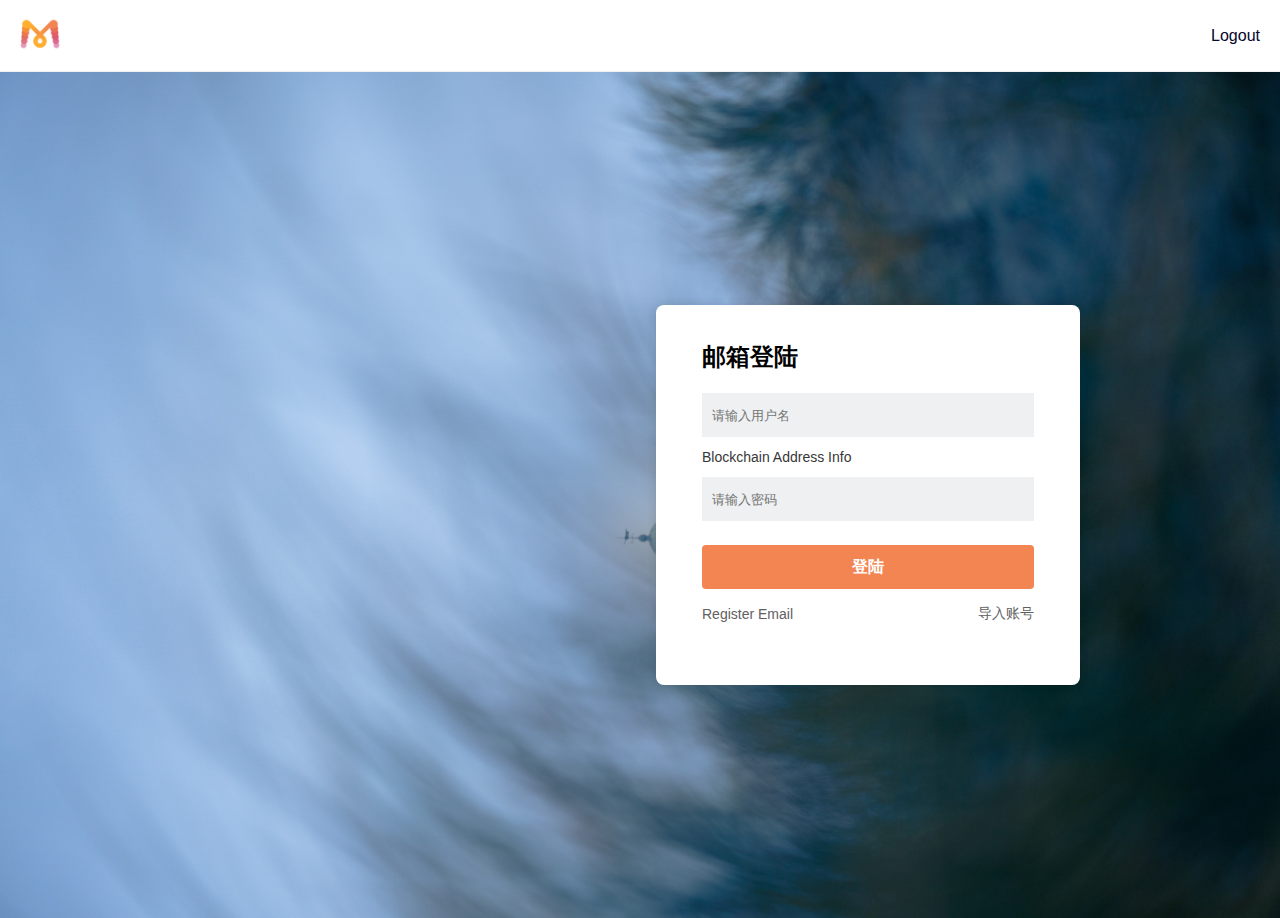
<file: web/bmail/index.html>
<!DOCTYPE html>
<html lang="en">

<head>
    <meta charset="UTF-8">
    <meta name="viewport" content="width=device-width, initial-scale=1.0">
    <title>Email Dashboard</title>
    <style>
        body {
            font-family: Arial, sans-serif;
            background-color: #f4f4f4;
            margin: 0;
            padding: 0;
            display: flex;
            flex-direction: column;
            caret-color: #F28552;
        }

        nav {
            height: 72px;
            background-color: #ffffff;
            display: flex;
            justify-content: space-between;
            align-items: center;
            padding: 0 20px;
            box-sizing: border-box;
            border-bottom: 1px solid #EEF0F1;
        }

        nav img {
            height: 40px;
        }

        nav a {
            color: #04062E;
            text-decoration: none;
            margin-left: 20px;
        }

        .login-bgc {
            background-image: url('stefanie-jockschat-SFP-eOweXHE-unsplash.jpg'); /* 替换 'your-image-url.jpg' 为你的背景图片路径 */
            background-size: cover; /* 使背景图片覆盖整个容器 */
            background-position: center; /* 居中显示背景图片 */
            background-repeat: no-repeat; /* 不重复显示背景图片 */
            display: flex;
            justify-content: right;
            align-items: center;
            height: 94vh;
            padding: 0 200px;
        }

        .login-container {
            background-color: #fff;
            padding: 36px 46px;
            border-radius: 8px;
            box-shadow: 0 0 10px rgba(0, 0, 0, 0.1);
            width: 332px;
            height: 308px;
            text-align: left;
        }

        .login-container h2{
            margin-top: 0;
            margin-bottom: 12px;
        }

        input {
            width: 100%;
            height: 44px;
            padding: 10px;
            margin: 8px 0;
            box-sizing: border-box;
            background-color: #eef0f1;
            border: none; /* 移除边框 */
            outline: none; /* 移除默认的输入框轮廓样式 */
        }

        p {
            color: #383737;
            font-size: 14px;
            margin: 4px 0;
        }

        .login {
            background-color: #F28552;
            color: white;
            font-size: 16px;
            font-weight: bold;
            padding: 10px;
            margin: 16px 0;
            border: none;
            border-radius: 4px;
            cursor: pointer;
            height: 44px;
            width: 100%;
        }

        button:hover {

            background-color: #F48B51;
        }

        .additional-buttons {
            display: flex;
            justify-content: space-between;
            padding: 0;
            margin: 0;
        }

        .additional-buttons button {
            color: #616162;
            font-size: 14px;
            font-weight: normal;
            background-color: transparent;
            border: none;
            cursor: pointer;
            padding: 0;
        }

        .additional-buttons button:hover {
            color: #F28552;
        }

    </style>
</head>

<body>
<nav>
    <img src="logo.png" alt="Logo">
    <div>
        <a href="#logout">Logout</a>
    </div>
</nav>
<div class="login-bgc">
    <div class="login-container">
        <h2>邮箱登陆</h2>
        <form id="loginForm">
            <input type="text" id="username" name="username" placeholder="请输入用户名" required>
            <p>Blockchain Address Info</p>
            <input type="password" id="password" name="password" placeholder="请输入密码" required>
            <button type="button" onclick="login()" class="login">登陆</button>
            <div class="additional-buttons">
                <button type="button">Register Email</button>
                <button type="button">导入账号</button>
            </div>
        </form>
    </div>
</div>

<script>
    function login() {
        var username = document.getElementById('username').value;
        var password = document.getElementById('password').value;
        // 在这里添加验证逻辑，例如通过 AJAX 请求将用户名和密码发送到服务器进行验证
        if (username === 'example' && password === 'password') {
            alert('Login successful!');
        } else {
            alert('Invalid username or password. Please try again.');
        }
    }
</script>

</body>
</html>
</file>
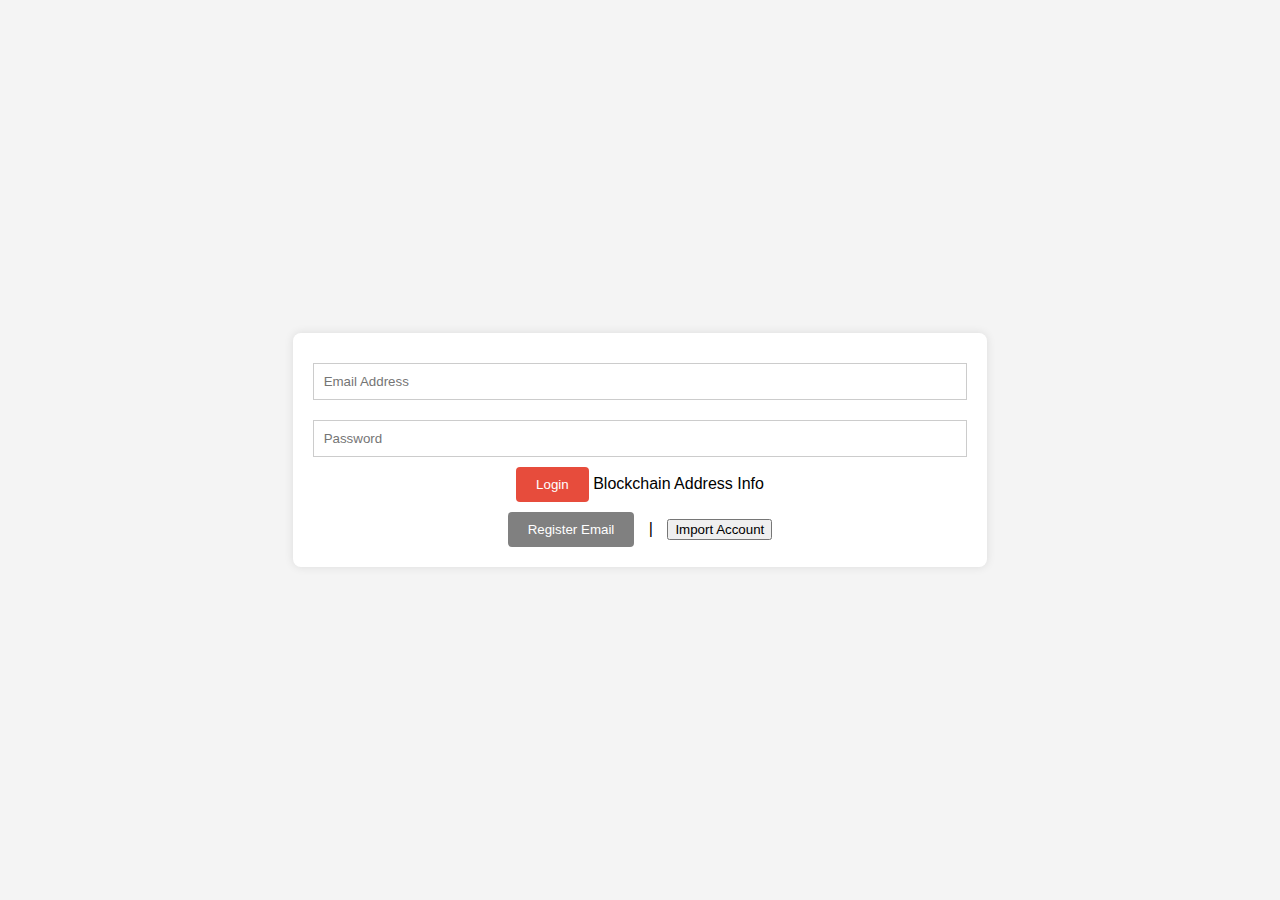
<file: web/templates/index.html>
<!DOCTYPE html>
<html lang="en">

<head>
    <meta charset="UTF-8">
    <title>BMail</title>
    <link rel="icon" href="assets/logo.png">
    <style>
        body {
            font-family: Arial, sans-serif;
            background-color: #f4f4f4;
            margin: 0;
            padding: 0;
            display: flex;
            justify-content: center;
            align-items: center;
            height: 100vh;
        }

        .login-form {
            background-color: white;
            border-radius: 8px;
            box-shadow: 0 0 10px rgba(0, 0, 0, 0.1);
            padding: 20px;
            text-align: center;
        }

        input {
            width: 100%;
            padding: 10px;
            margin: 10px 0;
            box-sizing: border-box;
            border: 1px solid #ccc; /* 添加默认边框颜色 */
        }

        #password:focus {
            border-color: #ED3535; /* 设置获取焦点时的边框颜色为 #ED3535 */
        }

        #email::selection,
        #password::selection {
            background-color: #ED3535; /* 设置选中状态颜色为#ED3535 */
            color: white;
        }

        #loginButton {
            background-color: #e74c3c;
            color: white;
            padding: 10px 20px;
            border: none;
            border-radius: 4px;
            cursor: pointer;
        }

        #registerEmailBtn {
            background-color: #808080;
            color: white;
            padding: 10px 20px;
            border: none;
            border-radius: 4px;
            cursor: pointer;
        }

        .button-group {
            margin-top: 10px;
        }

        .separator {
            margin: 0 10px;
        }
    </style>
</head>

<body>

<div class="login-form">
    <form id="loginForm">
        <input type="text" id="email" placeholder="Email Address">
        <input type="password" id="password" placeholder="Password">
        <button type="submit" id="loginButton">Login</button>
        <label id="blockchainAddress">Blockchain Address Info</label>
    </form>
    <div class="button-group">
        <button id="registerEmailBtn">Register Email</button>
        <span class="separator">|</span>
        <button id="importAccountBtn">Import Account</button>
    </div>
</div>

<script>
    // Your JavaScript code to handle dynamic data and interactions
</script>
</body>

</html>
</file>
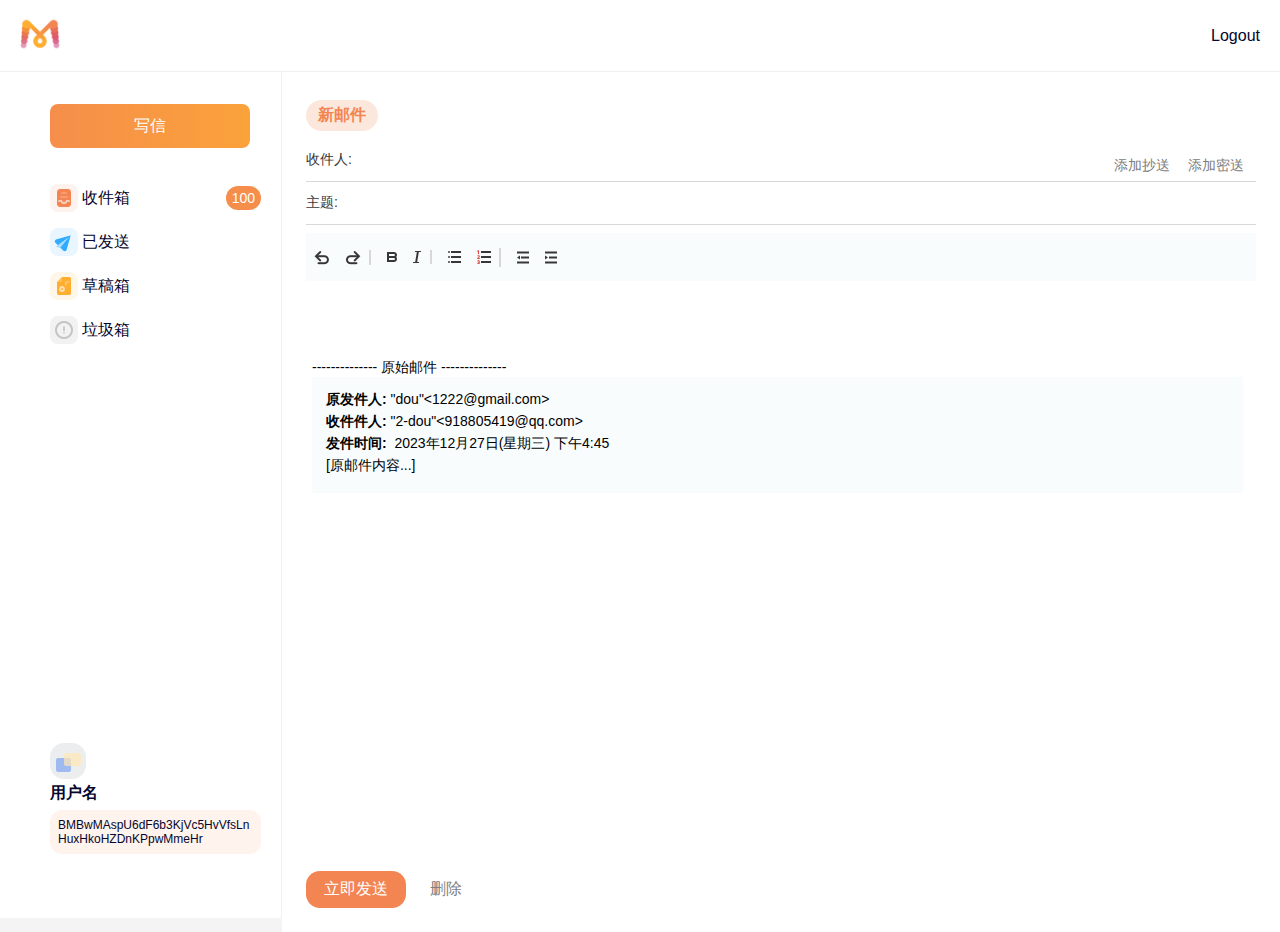
<file: web/bmail/compose-container.html>
<!DOCTYPE html>
<html lang="en">

<head>
    <meta charset="UTF-8">
    <meta name="viewport" content="width=device-width, initial-scale=1.0">
    <title>Email Dashboard</title>
    <style>
        body {
            font-family: Arial, sans-serif;
            background-color: #f4f4f4;
            margin: 0;
            padding: 0;
            display: flex;
            flex-direction: column;
            caret-color: #F28552;
        }

        nav {
            height: 72px;
            background-color: #ffffff;
            display: flex;
            justify-content: space-between;
            align-items: center;
            padding: 0 20px;
            box-sizing: border-box;
            border-bottom: 1px solid #EEF0F1;
        }

        nav img {
            height: 40px;
        }

        .compose-button {
            width: 200px;
            height: 44px;
            background: linear-gradient(to right, #F58E4B, #FBA23A);
            color: #ffffff;
            border: none;
            border-radius: 8px;
            font-size: 16px;
            cursor: pointer;
            margin-bottom: 20px; /* 调整按钮距离上方的间距 */
        }

        nav a {
            color: #04062E;
            text-decoration: none;
            margin-left: 20px;
        }

        .container {
            flex: 1;
            display: flex;
        }

        .sidebar {
            width: 282px; /* 减小侧边栏的宽度 */
            background-color: #ffffff;
            color: #04062E;
            padding: 32px 20px 32px 50px; /* 调整 padding */
            box-sizing: border-box;
            height: 94vh;
            display: flex;
            flex-direction: column;
            border-right: 1px solid #EEF0F1;
        }

        .sidebar ul {
            padding: 0;
            list-style-type: none;
        }

        .sidebar li {
            display: flex;
            align-items: center;
            margin-bottom: 16px;
        }

        li img {
            width: 28px;
            height: 28px;
            margin-right: 4px; /* 调整图标和文本之间的间距 */
        }

        .data-display {
            margin-left: auto; /* 将数据显示元素推送到 <li> 的最右侧 */
            background-color: #F58E4B;
            color: #ffffff;
            padding: 4px 6px;
            border-radius: 12px;
            font-size: 14px;
        }

        .sidebar a {
            font-size: 16px;
            text-decoration: none;
            color: #04062E;
        }

        .user-profile {
            margin-top: auto;
            padding-bottom: 20px;
            text-align: left;
        }

        .user-profile img {
            width: 36px;
            height: 36px;
            margin-bottom: 4px;
            display: block;
        }

        .user-profile p {
            display: block;
            vertical-align: middle;
            margin-top: 6px;
            font-size: 12px;
            color: #04062E;
            font-weight: lighter;
            word-wrap: break-word;
            background-color: rgba(242, 133, 82, 0.1); /* 背景颜色 #F28552 的透明度为 10% */
            border-radius: 12px; /* 圆角为 12px */
            padding: 8px; /* 添加一些内边距，使效果更好看 */
        }

        .user-profile strong {
            margin: 0;
            font-size: 16px;
            font-weight: bold;
            color: #04062E;
        }


        .inbox-container {
            flex: 1;
            width: 80%;
            background-color: white;
            text-align: left;
        }

        .email img {
            width: 28px;
            height: 28px;
            margin-right: 10px;
        }

        .email strong {
            font-size: 16px;
            color: #04062E;
            margin-right: 72px;
            margin-left: 8px;
        }

        .email p {
            color: #383737;
            font-size: 14px;
            overflow: hidden;
            white-space: nowrap;
            text-overflow: ellipsis;
            max-width: 20em; /* 设置最大宽度，相当于10个字符 */
            margin: 0;
        }

        .action-buttons button {
            height: 32px;
            width: 62px;
            background-color: #ffffff;
            color: #04062E;
            border-radius: 12px;
            border: 1px solid #EEF0F1;
            cursor: pointer;
            margin-right: 16px;

        }

        .action-buttons label {
            display: flex;
            align-items: center;
            margin-left: 24px;
        }

        input[type="checkbox"] {
            appearance: none; /* 隐藏默认的浏览器样式 */
            margin: 0;
            width: 14px; /* 设置宽度 */
            height: 14px; /* 设置高度 */
            border: 1px solid #CBCFD0; /* 边框颜色 */
            border-radius: 50%; /* 圆角100% */
            background-color: #F9FCFD; /* 背景颜色 */
            cursor: pointer;
            position: relative;
        }

        /* 复选框的选中状态样式 */
        input[type="checkbox"]:checked::before {
            content: "\2713"; /* Unicode 编码，表示选中状态的勾号 */
            margin: 0;
            font-size: 12px;
            color: #F28552; /* 勾号颜色 */
            position: absolute;
            top: 50%;
            left: 50%;
            transform: translate(-50%, -50%);
            background-color: rgba(242, 133, 82, 0.2); /* 背景颜色修改为 #F28552 的透明度为 20% */
            border: 1px solid rgba(242, 133, 82, 0.3); /* 边框颜色修改为 #F28552 的透明度为 30% */
            border-radius: 50%;
        }

        .email.read strong {
            font-weight: normal;
            color: #808080;
            margin-right: 72px;
            margin-left: 8px;
        }

        .email.read .timestamp {
            margin-left: auto;
            color: #808080;
            font-size: 12px;
            font-weight: normal;
            white-space: nowrap;
        }

        .email.read p {
            color: #808080;
            font-size: 14px;
            overflow: hidden;
            white-space: nowrap;
            text-overflow: ellipsis;
            max-width: 20em; /* 设置最大宽度，相当于10个字符 */
            margin: 0;
        }

        .compose-container {
            flex-direction: column;
            padding: 16px 24px;
            align-items: flex-start;
            text-align: left;
        }

        .compose-container h2 {
            background-color: rgba(242, 133, 82, 0.2);
            color: #F28552;
            font-size: 16px;
            border-radius: 16px;
            padding: 5px 12px;
        }

        .compose-container button,
        .compose-container h2 {
            display: inline-block;
            margin-top: 12px;
            margin-bottom: 8px; /* 调整按钮和标题之间的垂直间距 */
        }

        .show-compose .inbox-container {
            display: none; /* 隐藏邮件列表页面 */
        }

        .show-compose .compose-container {
            display: block; /* 显示写信页面 */
        }

        .compose-container button {
            margin-top: 20px;
            margin-right: 6px;
        }

        .container {
            flex: 1;
            display: flex;
            justify-content: flex-start; /* 左对齐 */
        }

        .compose-container textarea {
            width: 97%;
            height: 550px;
            margin-top: 8px;
            padding: 16px;
        }

        #emailContent::selection {
            background-color: #F28552; /* 设置选中文本的背景色 */
            color: #ffffff; /* 设置选中文本的字体颜色 */
        }

        #emailContent::-moz-selection {
            background-color: #F28552; /* 设置选中文本的背景色（适用于 Firefox） */
            color: #ffffff; /* 设置选中文本的字体颜色（适用于 Firefox） */
        }

        #emailContent {
            width: 98%;
            height: 550px;
            caret-color: #F28552; /* 设置光标颜色 */
            border: none; /* 移除边框 */
            padding: 6px; /* 添加内边距，使样式更好看 */
            font-size: 14px; /* 设置字体大小 */
            resize: none; /* 防止用户调整文本框大小 */
            outline: none; /* 移除默认的轮廓样式 */
        }

        #recipient:focus {
            outline: none; /* 移除选中时的边框 */
        }


        .compose-toolbar {
            display: flex;
            justify-content: flex-start; /* 水平居中对齐 */
            align-items: center; /* 垂直居中对齐 */
            height: 48px;
            background-color: #F9FCFD;
            margin-top: 8px;
        }

        .compose-toolbar img{
            margin:0 8px;
        }

        .compose-toolbar img:nth-child(2),
        .compose-toolbar img:nth-child(4),
        .compose-toolbar img:nth-child(6) {
            content: "";
            display: inline-block;
            border-right: 2px solid #D9D8D8; /* 图标之间的分割线样式 */
            padding-right: 8px;

        }

        .email-info div {
            display: flex;
            align-items: center;
        }


        .email-details h2{
            display: block;
            font-size: 25px;
            margin-bottom: 8px;
            margin-top: 0;
            font-weight: bold;
        }

        .email-details button {
            background-color: transparent;
            border: 1px solid #D9D8D8;
            color: #383737;
            border-radius: 16px;
            padding: 8px 16px;
            margin-right: 10px; /* 可以根据需要调整按钮之间的间距 */
            cursor: pointer;
        }

        .email-details button img {
            margin-right: 4px;
        }

        .email-details button:hover {
            background-color: #D9D8D8;
            color: #383737;
        }

        .emailDetails div {
            margin-bottom: 4px; /* 根据需要调整行距 */
        }

        .delete-button {
            display: inline-block;
            background-color: transparent;
            font-size: 16px;
            color: #808080;
            padding: 6px 18px;
            border-radius: 14px;
            border: none;
        }

        .delete-button:hover {
            color: #F28552;
        }

        #confirmation-modal {
            display: none;
            position: fixed;
            top: 50%;
            left: 50%;
            transform: translate(-50%, -50%);
            background-color: #fff;
            padding: 20px;
            border: 1px solid #EEF0F1;
            box-shadow: 0 2px 10px rgba(0, 0, 0, 0.1);
            z-index: 1000;
        }

        #confirmation-modal div {
            display: flex;
            justify-content: center;
            align-items: center;
            margin: 12px 0;
            height: 46px;
        }

        #confirmation-modal button {
            padding: 12px 18px;
            margin-right: 10px;
            cursor: pointer;
            border: 1px solid #EEF0F1;
            background-color: #F9FCFD;
            font-weight: normal;
            border-radius: 14px;
        }

        #leave-and-save-btn {
            background-color: #F28552;
            color: #fff;
        }

        #leave-without-saving-btn,
        #cancel-btn {
            background-color: #F9FCFD;
            color: #F28552;
        }

    </style>
</head>

<body>
<nav>
    <img src="logo.png" alt="Logo">
    <div>
        <a href="#logout">Logout</a>
    </div>
</nav>

<div class="container">
    <div class="sidebar">
        <button class="compose-button">写信</button>
        <ul>
            <li>
                <img src="inbox-icon.png" alt=""> <!-- 请替换 "inbox-icon.png" 为您的图标文件 -->
                <a href="#" >收件箱</a>
                <span class="data-display">100</span> <!-- 这里添加一个显示数据的元素 -->
            </li>
            <li>
                <img src="sent-icon.png"> <!-- 请替换 "sent-icon.png" 为您的图标文件 -->
                <a href="#sent">已发送</a>
            </li>
            <li>
                <img src="drafts-icon.png"> <!-- 请替换 "drafts-icon.png" 为您的图标文件 -->
                <a href="#drafts">草稿箱</a>
            </li>
            <li>
                <img src="trash-icon.png"alt=""> <!-- 请替换 "trash-icon.png" 为您的图标文件 -->
                <a href="#trash">垃圾箱</a>
            </li>
        </ul>
        <div class="user-profile">
            <img src="user-avatar.png" alt="">
            <strong>用户名</strong>
            <p>BMBwMAspU6dF6b3KjVc5HvVfsLnHuxHkoHZDnKPpwMmeHr</p>
        </div>
    </div>

    <div class="inbox-container">
        <!-- 写信页面 -->
        <div id="myModal" class="modal">
            <div class="modal-content">
                <!-- 写信的内容 -->
                <div class="compose-container">
                    <h2>新邮件</h2>
                    <!-- ... 其他内容 ... -->
                    <div style="display: flex; align-items: center; border-bottom: 1px solid #D9D8D8; height: 42px">
                        <label for="recipient" style="font-size: 14px; color: #383737;">收件人:</label>
                        <input type="text" id="recipient" style="border: none; flex: 1; caret-color: #F28552;">
                        <!-- 添加抄送按钮 -->
                        <button onclick="toggleCc()" id="ccButton"  style="background-color: transparent; font-size: 14px; color: #808080; border: none;">添加抄送</button>
                        <!-- 添加密送按钮 -->
                        <button onclick="toggleBcc()"  id="bccButton"  style="background-color: transparent; font-size: 14px; color: #808080; border: none;">添加密送</button>
                    </div>
                        <!-- 抄送人输入框 -->
                    <div id="ccContainer" style="display: none; align-items: center; border-bottom: 1px solid #D9D8D8; height: 42px">
                        <label for="cc" style="font-size: 14px; color: #383737;">抄送人:</label>
                        <input type="text" id="cc" style="border: none; flex: 1; caret-color: #F28552;">
                    </div>

                    <div id="bccContainer" style="display: none; align-items: center; border-bottom: 1px solid #D9D8D8; height: 42px">
                        <label for="bcc" style="font-size: 14px; color: #383737;">密送人:</label>
                        <input type="text" id="bcc" style="border: none; flex: 1; caret-color: #F28552;">
                    </div>

                    <div style="display: flex; align-items: center; border-bottom: 1px solid #D9D8D8; height: 42px">
                        <label for="recipient" style="font-size: 14px; color: #383737;">主题:</label>
                        <input type="text" id="recipient" style="border: none; flex: 1; caret-color: #F28552;">
                    </div>
                    <div class="compose-toolbar">
                        <!-- 文档调节功能栏 -->
                        <img src="fa-undo.png" alt="文本撤销">
                        <img src="fa-redo.png" alt="文本恢复">
                        <img src="fa-bold.png" alt="字体加粗">
                        <img src="fa-italic.png" alt="字体倾斜">
                        <img src="fa-list-ul.png" alt="项目符号">
                        <img src="fa-list-ol.png" alt="项目编号">
                        <img src="fa-indent.png" alt="减少缩进量">
                        <img src="fa-outdent.png" alt="减少缩进量">
                    </div>
                    <div id="emailContent" placeholder="在此处输入邮件内容" contenteditable="true" >
                        <div style="margin-top:2em">
                           <br>
                        </div>
                        <div style=" margin-top: 2em;">-------------- 原始邮件 --------------</div>
                        <div class="emailDetails" style="background-color: #F9FCFD; padding: 1em;">
                            <div>
                                <b>原发件人:</b>
                                "dou"<1222@gmail.com>
                            </div>
                            <div>
                                <b>收件件人:</b>
                                "2-dou"<918805419@qq.com>
                            </div>
                            <div>
                                <b>发件时间:</b>
                                &nbsp;2023年12月27日(星期三) 下午4:45
                            </div>
                            <div>[原邮件内容...]</div>
                        </div>
                    </div>
                    <div style="display: flex; justify-content: flex-start; align-items: center; padding-top: 8px;">
                        <button style="display: flex; background-color: #F28552; font-size: 16px; color: #ffffff; padding: 8px 18px; border-radius: 14px; border: none;"  onclick="sendEmail()">立即发送</button>
                        <button onclick="showConfirmationModal()" class="delete-button">删除</button>
                        <div id="confirmation-modal">
                            <div>
                                <img src="tips.png" alt="" style="width: 46px; height: 46px;">
                                <p style="margin:0 4px;">保存到草稿箱吗？</p>
                            </div>
                            <button onclick="leaveAndSave()" style="background-color: #F48B51; color: white;">离开并保存草稿</button>
                            <button onclick="leaveWithoutSaving()">离开不保存草稿</button>
                            <button onclick="cancel()">取消</button>
                        </div>
                    </div>
                </div>
            </div>
        </div>
    </div>
</div>

<script>
    function refreshEmails() {
        // Implement refresh logic here
        alert("Refreshing emails...");
    }

    function deleteSelected() {
        // Implement delete logic here
        alert("Deleting selected emails...");
    }
    // 获取邮件元素
    document.addEventListener('DOMContentLoaded', function() {
        var emailContainer = document.querySelector('.inbox-container');

        emailContainer.addEventListener('click', function(event) {
            var target = event.target;
            if (target.classList.contains('email')) {
                target.classList.add('read');
            }
        });
    });
    // 切换抄送人栏的可见性
    function toggleCc() {
        var ccContainer = document.getElementById('ccContainer');
        var ccButton = document.getElementById('ccButton');

        if (ccContainer.style.display === 'none' || ccContainer.style.display === '') {
            ccContainer.style.display = 'flex';
            ccButton.textContent = '取消抄送';
        } else {
            ccContainer.style.display = 'none';
            ccButton.textContent = '添加抄送';
        }
    }
    // 切换密送栏的可见性
    function toggleBcc() {
        var bccContainer = document.getElementById('bccContainer');
        var bccButton = document.getElementById('bccButton');

        if (bccContainer.style.display === 'none' || bccContainer.style.display === '') {
            bccContainer.style.display = 'flex';
            bccButton.textContent = '取消密送';
        } else {
            bccContainer.style.display = 'none';
            bccButton.textContent = '添加密送';
        }
    }
     //点击删除弹框
    function showConfirmationModal() {
        const modal = document.getElementById('confirmation-modal');
        modal.style.display = 'block';
    }

    function leaveAndSave() {
        // 处理离开并保存草稿的逻辑
        alert('已保存到草稿箱');
        closeConfirmationModal();
    }

    function leaveWithoutSaving() {
        // 处理离开不保存草稿的逻辑
        alert('未保存到草稿箱');
        closeConfirmationModal();
    }

    function cancel() {
        // 处理取消按钮的逻辑
        closeConfirmationModal();
    }

    function closeConfirmationModal() {
        const modal = document.getElementById('confirmation-modal');
        modal.style.display = 'none';
    }

</script>
</body>

</html>
</file>
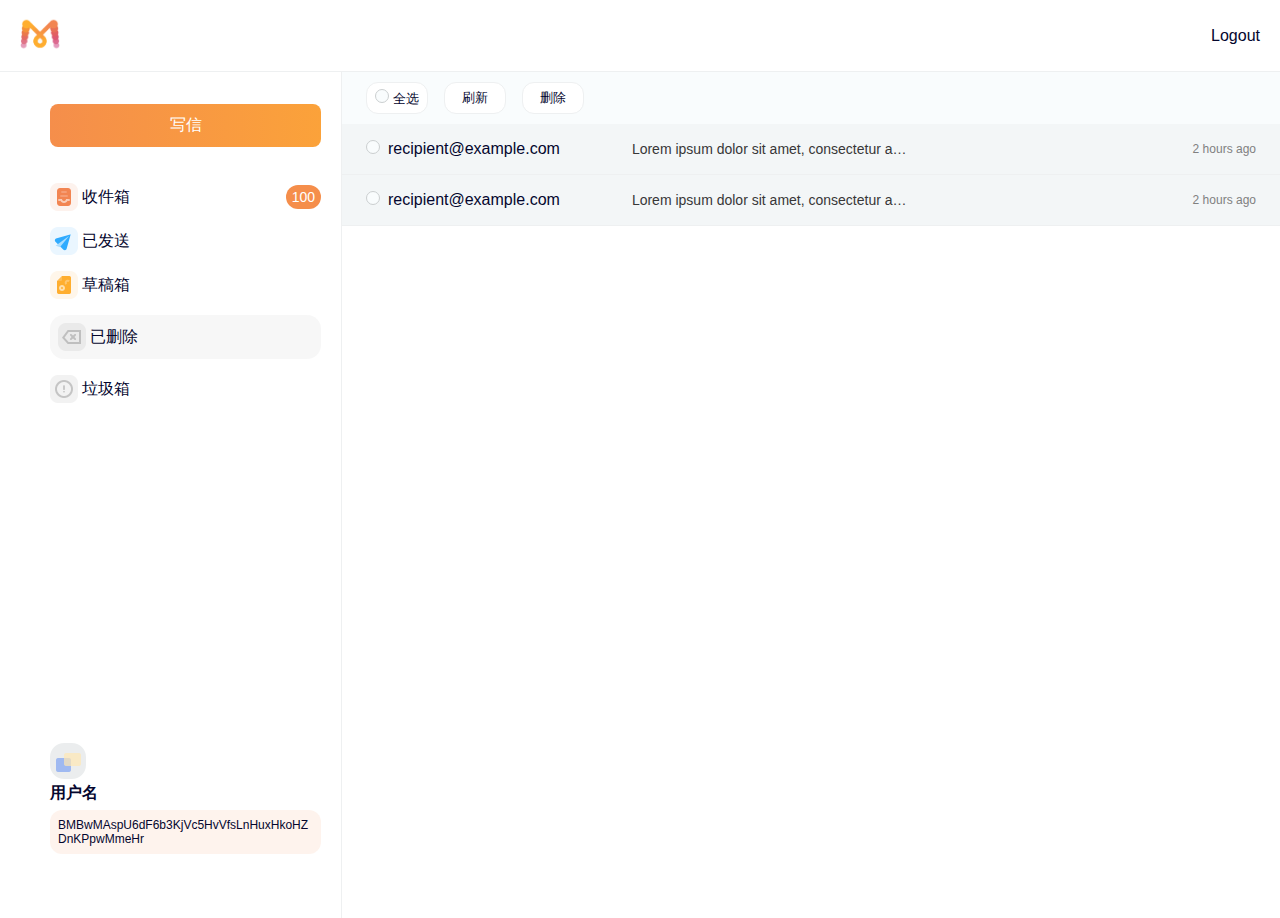
<file: web/bmail/deleted.html>
<!DOCTYPE html>
<html lang="en">

<head>
  <meta charset="UTF-8">
  <meta name="viewport" content="width=device-width, initial-scale=1.0">
  <title>Email Dashboard</title>
  <style>
    body {
      font-family: Arial, sans-serif;
      background-color: #f4f4f4;
      margin: 0;
      padding: 0;
      display: flex;
      flex-direction: column;
      caret-color: #F28552;
    }

    nav {
      height: 72px;
      background-color: #ffffff;
      display: flex;
      justify-content: space-between;
      align-items: center;
      padding: 0 20px;
      box-sizing: border-box;
      border-bottom: 1px solid #EEF0F1;
    }

    nav img {
      height: 40px;
    }

    .compose-button {
      background: linear-gradient(to right, #F58E4B, #FBA23A);
      color: #ffffff;
      border: none;
      border-radius: 8px;
      font-size: 16px;
      cursor: pointer;
      margin-bottom: 20px; /* 调整按钮距离上方的间距 */
      padding: 11px;
    }

    nav a {
      color: #04062E;
      text-decoration: none;
      margin-left: 20px;
    }

    .container {
      flex: 1;
      display: flex;
    }

    .sidebar {
      width: 342px; /* 减小侧边栏的宽度 */
      background-color: #ffffff;
      color: #04062E;
      padding: 32px 20px 32px 50px; /* 调整 padding */
      box-sizing: border-box;
      height: 94vh;
      display: flex;
      flex-direction: column;
      border-right: 1px solid #EEF0F1;
    }

    .sidebar ul {
      padding: 0;
      list-style-type: none;
    }

    .sidebar li {
      display: flex;
      align-items: center;
      margin-bottom: 16px;
    }

    li img {
      width: 28px;
      height: 28px;
      margin-right: 4px; /* 调整图标和文本之间的间距 */
    }

    .data-display {
      margin-left: auto; /* 将数据显示元素推送到 <li> 的最右侧 */
      background-color: #F58E4B;
      color: #ffffff;
      padding: 4px 6px;
      border-radius: 12px;
      font-size: 14px;
    }

    .sidebar a {
      font-size: 16px;
      text-decoration: none;
      color: #04062E;
    }

    .user-profile {
      margin-top: auto;
      padding-bottom: 20px;
      text-align: left;
    }

    .user-profile img {
      width: 36px;
      height: 36px;
      margin-bottom: 4px;
      display: block;
    }

    .user-profile p {
      display: block;
      vertical-align: middle;
      margin-top: 6px;
      font-size: 12px;
      color: #04062E;
      font-weight: lighter;
      word-wrap: break-word;
      background-color: rgba(242, 133, 82, 0.1); /* 背景颜色 #F28552 的透明度为 10% */
      border-radius: 12px; /* 圆角为 12px */
      padding: 8px; /* 添加一些内边距，使效果更好看 */
    }

    .user-profile strong {
      margin: 0;
      font-size: 16px;
      font-weight: bold;
      color: #04062E;
    }


    .inbox-container {
      flex: 1;
      width: 80%;
      background-color: white;
      text-align: left;
    }

    .email {
      background-color: #F3F6F7;
      border-bottom: 1px solid #EEF0F1;
      padding: 16px 24px;
      display: flex;
      align-items: center;
      justify-content: space-between;
    }

    .email:hover {
      background-color: #F3F6F7;
    }

    .timestamp {
      margin-left: auto;
      color: #F28552;
      font-size: 12px;
      font-weight: bold;
      white-space: nowrap;
    }

    .email img {
      width: 28px;
      height: 28px;
      margin-right: 10px;
    }

    .email strong {
      font-size: 16px;
      color: #04062E;
      margin-right: 72px;
      margin-left: 8px;
    }

    .email p {
      color: #383737;
      font-size: 14px;
      overflow: hidden;
      white-space: nowrap;
      text-overflow: ellipsis;
      max-width: 20em; /* 设置最大宽度，相当于10个字符 */
      margin: 0;
    }

    .action-buttons {
      height: 52px;
      background-color: #F9FCFD;
      display: flex;
      align-items: center;
    }

    .action-buttons button {
      height: 32px;
      width: 62px;
      background-color: #ffffff;
      color: #04062E;
      border-radius: 12px;
      border: 1px solid #EEF0F1;
      cursor: pointer;
      margin-right: 16px;

    }

    .action-buttons label {
      display: flex;
      align-items: center;
      margin-left: 24px;
    }


    input[type="checkbox"] {
      appearance: none; /* 隐藏默认的浏览器样式 */
      margin: 0;
      width: 14px; /* 设置宽度 */
      height: 14px; /* 设置高度 */
      border: 1px solid #CBCFD0; /* 边框颜色 */
      border-radius: 50%; /* 圆角100% */
      background-color: #F9FCFD; /* 背景颜色 */
      cursor: pointer;
      position: relative;
    }

    /* 复选框的选中状态样式 */
    input[type="checkbox"]:checked::before {
      content: "\2713"; /* Unicode 编码，表示选中状态的勾号 */
      margin: 0;
      font-size: 12px;
      color: #F28552; /* 勾号颜色 */
      position: absolute;
      top: 50%;
      left: 50%;
      transform: translate(-50%, -50%);
      background-color: rgba(242, 133, 82, 0.2); /* 背景颜色修改为 #F28552 的透明度为 20% */
      border: 1px solid rgba(242, 133, 82, 0.3); /* 边框颜色修改为 #F28552 的透明度为 30% */
      border-radius: 50%;
    }

    .email.read {
      background-color: #ffffff; /* 已读邮件的背景色 */
      font-weight: normal; /* 如果已读邮件需要与未读邮件有不同的字体样式，您可以调整这里 */
    }
    .email.read strong {
      font-weight: normal;
      color: #808080;
      margin-right: 72px;
      margin-left: 8px;
    }

    .timestamp {
      color: #808080;
      font-weight:normal;
    }

    .email.read .timestamp {
      margin-left: auto;
      color: #808080;
      font-size: 12px;
      font-weight: normal;
      white-space: nowrap;
    }

    .email.read p {
      color: #808080;
      font-size: 14px;
      overflow: hidden;
      white-space: nowrap;
      text-overflow: ellipsis;
      max-width: 20em; /* 设置最大宽度，相当于10个字符 */
      margin: 0;
    }

    .compose-container h2 {
      background-color: rgba(242, 133, 82, 0.2);
      color: #F28552;
      font-size: 16px;
      border-radius: 16px;
      padding: 5px 12px;
    }

    .compose-container button,
    .compose-container h2 {
      display: inline-block;
      margin-top: 12px;
      margin-bottom: 8px; /* 调整按钮和标题之间的垂直间距 */
    }

    .show-compose .inbox-container {
      display: none; /* 隐藏邮件列表页面 */
    }

    .compose-container button {
      margin-top: 20px;
      margin-right: 6px;
    }

    .container {
      flex: 1;
      display: flex;
      justify-content: flex-start; /* 左对齐 */
    }
    .compose-container textarea {
      width: 97%;
      height: 400px;
      margin-top: 8px;
      padding: 16px;
    }

    .compose-toolbar img{
      margin-right:12px;
      margin-left: 8px;
    }

    .compose-toolbar img:nth-child(2),
    .compose-toolbar img:nth-child(4),
    .compose-toolbar img:nth-child(6) {
      margin-right: 8px; /* 调整这里的间距 */
      content: "";
      display: inline-block;
      border-right: 2px solid #D9D8D8; /* 图标之间的分割线样式 */
      margin-left: 8px; /* 调整分割线与图标之间的间距 */
    }

    .email-info div {
      display: flex;
      align-items: center;
    }

    .email-details h2{
      display: block;
      font-size: 25px;
      margin-bottom: 8px;
      margin-top: 0;
      font-weight: bold;
    }

    .email-details button {
      background-color: transparent;
      border: 1px solid #D9D8D8;
      color: #383737;
      border-radius: 16px;
      padding: 8px 16px;
      margin-right: 10px; /* 可以根据需要调整按钮之间的间距 */
      cursor: pointer;
    }

    .email-details button img {
      margin-right: 4px;
    }

    .email-details button:hover {
      background-color: #D9D8D8;
      color: #383737;
    }


  </style>
</head>

<body>
<nav>
  <img src="logo.png" alt="Logo">
  <div>
    <a href="#logout">Logout</a>
  </div>
</nav>

<div class="container">
  <div class="sidebar">
    <button class="compose-button">写信</button>
    <ul>
      <li>
        <img src="inbox-icon.png" alt=""> <!-- 请替换 "inbox-icon.png" 为您的图标文件 -->
        <a href="#" >收件箱</a>
        <span class="data-display">100</span> <!-- 这里添加一个显示数据的元素 -->
      </li>
      <li>
        <img src="sent-icon.png"> <!-- 请替换 "sent-icon.png" 为您的图标文件 -->
        <a href="#sent">已发送</a>
      </li>
      <li>
        <img src="drafts-icon.png"> <!-- 请替换 "drafts-icon.png" 为您的图标文件 -->
        <a href="#drafts">草稿箱</a>
      </li>
      <li id="deletedButton" style="background-color: rgba(217, 216, 216, 0.2); height: 44px; border-radius: 14px; padding-left:8px; ">
        <img src="deleted-icon.png">
        <a href="#deleted">已删除</a>
      </li>
      <li>
        <img src="trash-icon.png"alt=""> <!-- 请替换 "trash-icon.png" 为您的图标文件 -->
        <a href="#trash">垃圾箱</a>
      </li>
    </ul>
    <div class="user-profile">
      <img src="user-avatar.png" alt="">
      <strong>用户名</strong>
      <p>BMBwMAspU6dF6b3KjVc5HvVfsLnHuxHkoHZDnKPpwMmeHr</p>
    </div>
  </div>
  <div class="inbox-container">
    <div class="action-buttons">
      <label for="select-all">
        <button>
          <input type="checkbox" id="select-all" alt="全选">
          全选
        </button>
      </label>
      <button onclick="refreshEmails()">刷新</button>
      <button onclick="deleteSelected()">删除</button>
    </div>
      <!-- Sent emails -->
    <div class="email-item sent-emails" >
      <!-- Your sent email items content goes here -->
      <div class="email" onclick="showSentEmailDetails()">
        <label>
          <input type="checkbox">
        </label>
        <strong style="font-weight: normal">recipient@example.com</strong>
        <p>Lorem ipsum dolor sit amet, consectetur adipiscing elit...</p>
        <span class="timestamp">2 hours ago</span>
      </div>
    </div>
    <div class="email-item sent-emails" >
      <!-- Your sent email items content goes here -->
      <div class="email" onclick="showSentEmailDetails()">
        <label>
          <input type="checkbox">
        </label>
        <strong style="font-weight: normal">recipient@example.com</strong>
        <p>Lorem ipsum dolor sit amet, consectetur adipiscing elit...</p>
        <span class="timestamp">2 hours ago</span>
      </div>
    </div>
  </div>

<script>

</script>
</body>
</html>
</file>
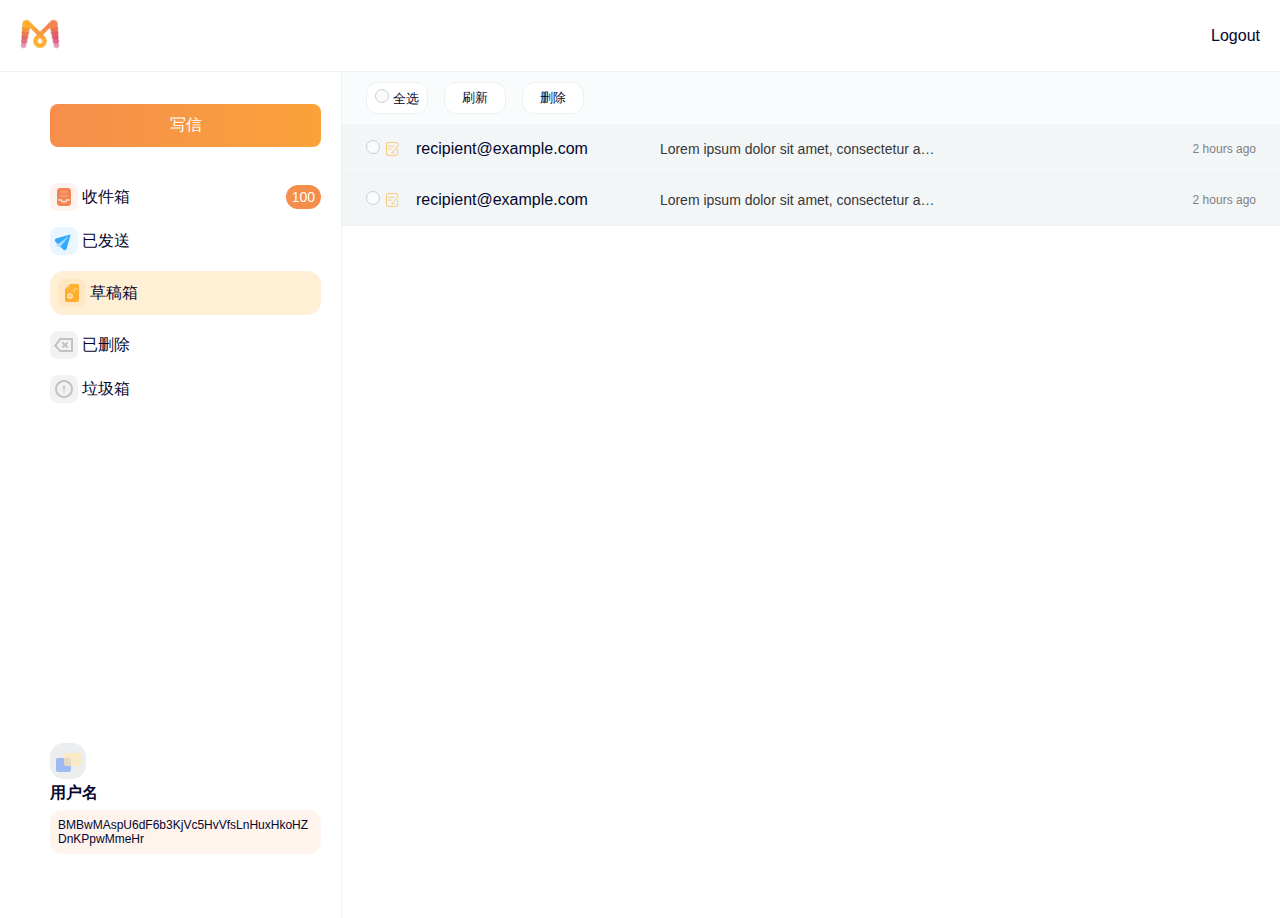
<file: web/bmail/draft.html>
<!DOCTYPE html>
<html lang="en">

<head>
  <meta charset="UTF-8">
  <meta name="viewport" content="width=device-width, initial-scale=1.0">
  <title>Email Dashboard</title>
  <style>
    body {
      font-family: Arial, sans-serif;
      background-color: #f4f4f4;
      margin: 0;
      padding: 0;
      display: flex;
      flex-direction: column;
      caret-color: #F28552;
    }

    nav {
      height: 72px;
      background-color: #ffffff;
      display: flex;
      justify-content: space-between;
      align-items: center;
      padding: 0 20px;
      box-sizing: border-box;
      border-bottom: 1px solid #EEF0F1;
    }

    nav img {
      height: 40px;
    }

    .compose-button {
      background: linear-gradient(to right, #F58E4B, #FBA23A);
      color: #ffffff;
      border: none;
      border-radius: 8px;
      font-size: 16px;
      cursor: pointer;
      margin-bottom: 20px; /* 调整按钮距离上方的间距 */
      padding: 11px;
    }

    nav a {
      color: #04062E;
      text-decoration: none;
      margin-left: 20px;
    }

    .container {
      flex: 1;
      display: flex;
    }

    .sidebar {
      width: 342px; /* 减小侧边栏的宽度 */
      background-color: #ffffff;
      color: #04062E;
      padding: 32px 20px 32px 50px; /* 调整 padding */
      box-sizing: border-box;
      height: 94vh;
      display: flex;
      flex-direction: column;
      border-right: 1px solid #EEF0F1;
    }

    .sidebar ul {
      padding: 0;
      list-style-type: none;
    }

    .sidebar li {
      display: flex;
      align-items: center;
      margin-bottom: 16px;
    }

    li img {
      width: 28px;
      height: 28px;
      margin-right: 4px; /* 调整图标和文本之间的间距 */
    }

    .data-display {
      margin-left: auto; /* 将数据显示元素推送到 <li> 的最右侧 */
      background-color: #F58E4B;
      color: #ffffff;
      padding: 4px 6px;
      border-radius: 12px;
      font-size: 14px;
    }

    .sidebar a {
      font-size: 16px;
      text-decoration: none;
      color: #04062E;
    }

    .user-profile {
      margin-top: auto;
      padding-bottom: 20px;
      text-align: left;
    }

    .user-profile img {
      width: 36px;
      height: 36px;
      margin-bottom: 4px;
      display: block;
    }

    .user-profile p {
      display: block;
      vertical-align: middle;
      margin-top: 6px;
      font-size: 12px;
      color: #04062E;
      font-weight: lighter;
      word-wrap: break-word;
      background-color: rgba(242, 133, 82, 0.1); /* 背景颜色 #F28552 的透明度为 10% */
      border-radius: 12px; /* 圆角为 12px */
      padding: 8px; /* 添加一些内边距，使效果更好看 */
    }

    .user-profile strong {
      margin: 0;
      font-size: 16px;
      font-weight: bold;
      color: #04062E;
    }


    .inbox-container {
      flex: 1;
      width: 80%;
      background-color: white;
      text-align: left;
    }

    .email {
      background-color: #F3F6F7;
      border-bottom: 1px solid #EEF0F1;
      padding: 16px 24px;
      display: flex;
      align-items: center;
      justify-content: space-between;
    }

    .email:hover {
      background-color: #F3F6F7;
    }

    .timestamp {
      margin-left: auto;
      color: #F28552;
      font-size: 12px;
      font-weight: bold;
      white-space: nowrap;
    }

    .email strong {
      font-size: 16px;
      color: #04062E;
      margin-right: 72px;
      margin-left: 16px;
    }

    .email p {
      color: #383737;
      font-size: 14px;
      overflow: hidden;
      white-space: nowrap;
      text-overflow: ellipsis;
      max-width: 20em; /* 设置最大宽度，相当于10个字符 */
      margin: 0;
    }

    .action-buttons {
      height: 52px;
      background-color: #F9FCFD;
      display: flex;
      align-items: center;
    }

    .action-buttons button {
      height: 32px;
      width: 62px;
      background-color: #ffffff;
      color: #04062E;
      border-radius: 12px;
      border: 1px solid #EEF0F1;
      cursor: pointer;
      margin-right: 16px;

    }

    .action-buttons label {
      display: flex;
      align-items: center;
      margin-left: 24px;
    }


    input[type="checkbox"] {
      appearance: none; /* 隐藏默认的浏览器样式 */
      margin: 0;
      width: 14px; /* 设置宽度 */
      height: 14px; /* 设置高度 */
      border: 1px solid #CBCFD0; /* 边框颜色 */
      border-radius: 50%; /* 圆角100% */
      background-color: #F9FCFD; /* 背景颜色 */
      cursor: pointer;
      position: relative;
    }

    /* 复选框的选中状态样式 */
    input[type="checkbox"]:checked::before {
      content: "\2713"; /* Unicode 编码，表示选中状态的勾号 */
      margin: 0;
      font-size: 12px;
      color: #F28552; /* 勾号颜色 */
      position: absolute;
      top: 50%;
      left: 50%;
      transform: translate(-50%, -50%);
      background-color: rgba(242, 133, 82, 0.2); /* 背景颜色修改为 #F28552 的透明度为 20% */
      border: 1px solid rgba(242, 133, 82, 0.3); /* 边框颜色修改为 #F28552 的透明度为 30% */
      border-radius: 50%;
    }

    .email.read {
      background-color: #ffffff; /* 已读邮件的背景色 */
      font-weight: normal; /* 如果已读邮件需要与未读邮件有不同的字体样式，您可以调整这里 */
    }
    .email.read strong {
      font-weight: normal;
      color: #808080;
      margin-right: 72px;
      margin-left: 8px;
    }

    .timestamp {
      color: #808080;
      font-weight:normal;
    }

    .email.read .timestamp {
      margin-left: auto;
      color: #808080;
      font-size: 12px;
      font-weight: normal;
      white-space: nowrap;
    }

    .email.read p {
      color: #808080;
      font-size: 14px;
      overflow: hidden;
      white-space: nowrap;
      text-overflow: ellipsis;
      max-width: 20em; /* 设置最大宽度，相当于10个字符 */
      margin: 0;
    }

    .compose-container h2 {
      background-color: rgba(242, 133, 82, 0.2);
      color: #F28552;
      font-size: 16px;
      border-radius: 16px;
      padding: 5px 12px;
    }

    .compose-container button,
    .compose-container h2 {
      display: inline-block;
      margin-top: 12px;
      margin-bottom: 8px; /* 调整按钮和标题之间的垂直间距 */
    }

    .show-compose .inbox-container {
      display: none; /* 隐藏邮件列表页面 */
    }

    .compose-container button {
      margin-top: 20px;
      margin-right: 6px;
    }

    .container {
      flex: 1;
      display: flex;
      justify-content: flex-start; /* 左对齐 */
    }
    .compose-container textarea {
      width: 97%;
      height: 400px;
      margin-top: 8px;
      padding: 16px;
    }

    .compose-toolbar img{
      margin-right:12px;
      margin-left: 8px;
    }

    .compose-toolbar img:nth-child(2),
    .compose-toolbar img:nth-child(4),
    .compose-toolbar img:nth-child(6) {
      margin-right: 8px; /* 调整这里的间距 */
      content: "";
      display: inline-block;
      border-right: 2px solid #D9D8D8; /* 图标之间的分割线样式 */
      margin-left: 8px; /* 调整分割线与图标之间的间距 */
    }

    .email-info div {
      display: flex;
      align-items: center;
    }

    .email-details h2{
      display: block;
      font-size: 25px;
      margin-bottom: 8px;
      margin-top: 0;
      font-weight: bold;
    }

    .email-details button {
      background-color: transparent;
      border: 1px solid #D9D8D8;
      color: #383737;
      border-radius: 16px;
      padding: 8px 16px;
      margin-right: 10px; /* 可以根据需要调整按钮之间的间距 */
      cursor: pointer;
    }

    .email-details button img {
      margin-right: 4px;
    }

    .email-details button:hover {
      background-color: #D9D8D8;
      color: #383737;
    }

  </style>
</head>

<body>
<nav>
  <img src="logo.png" alt="Logo">
  <div>
    <a href="#logout">Logout</a>
  </div>
</nav>
<div class="container">
  <div class="sidebar">
    <button class="compose-button">写信</button>
    <ul>
      <li>
        <img src="inbox-icon.png" alt=""> <!-- 请替换 "inbox-icon.png" 为您的图标文件 -->
        <a href="#" >收件箱</a>
        <span class="data-display">100</span> <!-- 这里添加一个显示数据的元素 -->
      </li>
      <li>
        <img src="sent-icon.png"> <!-- 请替换 "sent-icon.png" 为您的图标文件 -->
        <a href="#sent">已发送</a>
      </li>
      <li style="background-color: rgba(255, 174, 47, 0.2); height: 44px; border-radius: 14px; padding-left:8px;">
        <img src="drafts-icon.png"> <!-- 请替换 "drafts-icon.png" 为您的图标文件 -->
        <a href="#drafts">草稿箱</a>
      </li>
      <li id="deletedButton">
        <img src="deleted-icon.png">
        <a href="#deleted">已删除</a>
      </li>
      <li>
        <img src="trash-icon.png"alt=""> <!-- 请替换 "trash-icon.png" 为您的图标文件 -->
        <a href="#trash">垃圾箱</a>
      </li>
    </ul>
    <div class="user-profile">
      <img src="user-avatar.png" alt="">
      <strong>用户名</strong>
      <p>BMBwMAspU6dF6b3KjVc5HvVfsLnHuxHkoHZDnKPpwMmeHr</p>
    </div>
  </div>
  <div class="inbox-container">
    <div class="action-buttons">
      <label for="select-all">
        <button>
          <input type="checkbox" id="select-all" alt="全选">
          全选
        </button>
      </label>
      <button onclick="refreshEmails()">刷新</button>
      <button onclick="deleteSelected()">删除</button>
    </div>
      <!-- craft emails -->
    <div class="email-item sent-emails" >
      <div class="email" onclick="showSentEmailDetails()">
        <label>
          <input type="checkbox">
        </label>
        <img src="Draft-icon.png" alt="Forward Icon" style="margin-left:6px; width: 14px; height: 14px;">
        <strong style="font-weight: normal">recipient@example.com</strong>
        <p>Lorem ipsum dolor sit amet, consectetur adipiscing elit...</p>
        <span class="timestamp">2 hours ago</span>
      </div>
    </div>
    <div class="email-item sent-emails" >
      <div class="email" onclick="showSentEmailDetails()">
        <label>
          <input type="checkbox">
        </label>
        <img src="Draft-icon.png" alt="Forward Icon" style="margin-left:6px; width: 14px; height: 14px;">
        <strong style="font-weight: normal">recipient@example.com</strong>
        <p>Lorem ipsum dolor sit amet, consectetur adipiscing elit...</p>
        <span class="timestamp">2 hours ago</span>
      </div>
    </div>
  </div>

<script>

</script>
</body>
</html>
</file>
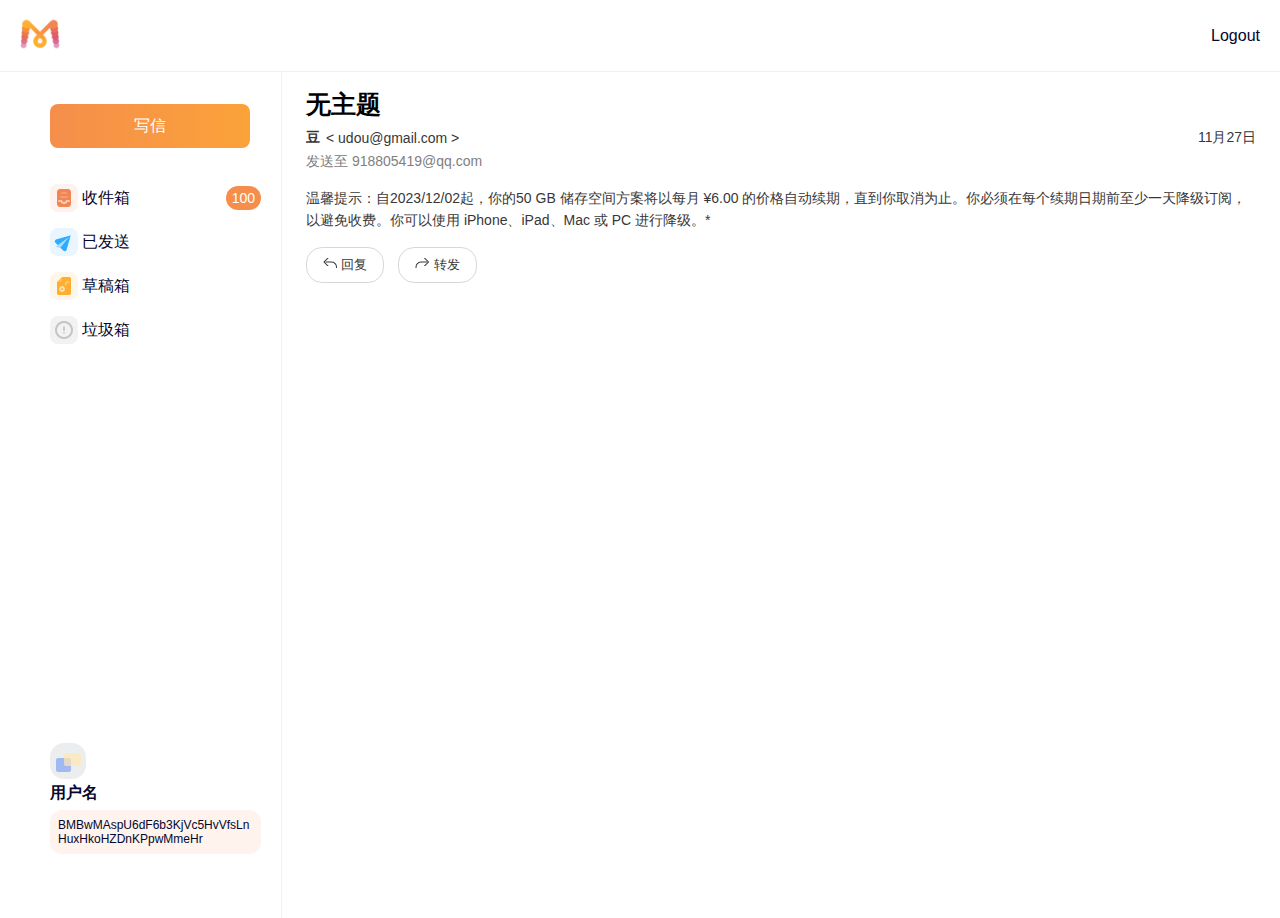
<file: web/bmail/email-details.html>
<!DOCTYPE html>
<html lang="en">

<head>
    <meta charset="UTF-8">
    <meta name="viewport" content="width=device-width, initial-scale=1.0">
    <title>Email Dashboard</title>
    <style>
        body {
            font-family: Arial, sans-serif;
            background-color: #f4f4f4;
            margin: 0;
            padding: 0;
            display: flex;
            flex-direction: column;
            caret-color: #F28552;
        }

        nav {
            height: 72px;
            background-color: #ffffff;
            display: flex;
            justify-content: space-between;
            align-items: center;
            padding: 0 20px;
            box-sizing: border-box;
            border-bottom: 1px solid #EEF0F1;
        }

        nav img {
            height: 40px;
        }

        .compose-button {
            width: 200px;
            height: 44px;
            background: linear-gradient(to right, #F58E4B, #FBA23A);
            color: #ffffff;
            border: none;
            border-radius: 8px;
            font-size: 16px;
            cursor: pointer;
            margin-bottom: 20px; /* 调整按钮距离上方的间距 */
        }

        nav a {
            color: #04062E;
            text-decoration: none;
            margin-left: 20px;
        }

        .container {
            flex: 1;
            display: flex;
        }

        .sidebar {
            width: 282px; /* 减小侧边栏的宽度 */
            background-color: #ffffff;
            color: #04062E;
            padding: 32px 20px 32px 50px; /* 调整 padding */
            box-sizing: border-box;
            height: 94vh;
            display: flex;
            flex-direction: column;
            border-right: 1px solid #EEF0F1;
        }

        .sidebar ul {
            padding: 0;
            list-style-type: none;
        }

        .sidebar li {
            display: flex;
            align-items: center;
            margin-bottom: 16px;
        }

        li img {
            width: 28px;
            height: 28px;
            margin-right: 4px; /* 调整图标和文本之间的间距 */
        }

        .data-display {
            margin-left: auto; /* 将数据显示元素推送到 <li> 的最右侧 */
            background-color: #F58E4B;
            color: #ffffff;
            padding: 4px 6px;
            border-radius: 12px;
            font-size: 14px;
        }

        .sidebar a {
            font-size: 16px;
            text-decoration: none;
            color: #04062E;
        }

        .user-profile {
            margin-top: auto;
            padding-bottom: 20px;
            text-align: left;
        }

        .user-profile img {
            width: 36px;
            height: 36px;
            margin-bottom: 4px;
            display: block;
        }

        .user-profile p {
            display: block;
            vertical-align: middle;
            margin-top: 6px;
            font-size: 12px;
            color: #04062E;
            font-weight: lighter;
            word-wrap: break-word;
            background-color: rgba(242, 133, 82, 0.1); /* 背景颜色 #F28552 的透明度为 10% */
            border-radius: 12px; /* 圆角为 12px */
            padding: 8px; /* 添加一些内边距，使效果更好看 */
        }

        .user-profile strong {
            margin: 0;
            font-size: 16px;
            font-weight: bold;
            color: #04062E;
        }


        .inbox-container {
            flex: 1;
            width: 80%;
            background-color: white;
            text-align: left;
        }

        .email {
            border-bottom: 1px solid #EEF0F1;
            padding: 16px 24px;
            display: flex;
            align-items: center;
            justify-content: space-between;
        }

        .email:hover {
            background-color: #F3F6F7;
        }

        .timestamp {
            margin-left: auto;
            color: #F28552;
            font-size: 12px;
            font-weight: bold;
            white-space: nowrap;
        }

        .email img {
            width: 28px;
            height: 28px;
            margin-right: 10px;
        }

        .email strong {
            font-size: 16px;
            color: #04062E;
            margin-right: 72px;
            margin-left: 8px;
        }

        .email p {
            color: #383737;
            font-size: 14px;
            overflow: hidden;
            white-space: nowrap;
            text-overflow: ellipsis;
            max-width: 20em; /* 设置最大宽度，相当于10个字符 */
            margin: 0;
        }

        .action-buttons {
            height: 52px;
            background-color: #F9FCFD;
            display: flex;
            align-items: center;
        }

        .action-buttons button {
            height: 32px;
            width: 62px;
            background-color: #ffffff;
            color: #04062E;
            border-radius: 12px;
            border: 1px solid #EEF0F1;
            cursor: pointer;
            margin-right: 16px;

        }

        .action-buttons label {
            display: flex;
            align-items: center;
            margin-left: 24px;
        }

        .select-all-label {
            flex-grow: 1;
        }
        input[type="checkbox"] {
            appearance: none; /* 隐藏默认的浏览器样式 */
            margin: 0;
            width: 14px; /* 设置宽度 */
            height: 14px; /* 设置高度 */
            border: 1px solid #CBCFD0; /* 边框颜色 */
            border-radius: 50%; /* 圆角100% */
            background-color: #F9FCFD; /* 背景颜色 */
            cursor: pointer;
            position: relative;
        }

        /* 复选框的选中状态样式 */
        input[type="checkbox"]:checked::before {
            content: "\2713"; /* Unicode 编码，表示选中状态的勾号 */
            margin: 0;
            font-size: 12px;
            color: #F28552; /* 勾号颜色 */
            position: absolute;
            top: 50%;
            left: 50%;
            transform: translate(-50%, -50%);
            background-color: rgba(242, 133, 82, 0.2); /* 背景颜色修改为 #F28552 的透明度为 20% */
            border: 1px solid rgba(242, 133, 82, 0.3); /* 边框颜色修改为 #F28552 的透明度为 30% */
            border-radius: 50%;
        }

        .email.read {
            background-color: #ffffff; /* 已读邮件的背景色 */
            font-weight: normal; /* 如果已读邮件需要与未读邮件有不同的字体样式，您可以调整这里 */
        }
        .email.read strong {
            font-weight: normal;
            color: #808080;
            margin-right: 72px;
            margin-left: 8px;
        }

        .email.read .timestamp {
            margin-left: auto;
            color: #808080;
            font-size: 12px;
            font-weight: normal;
            white-space: nowrap;
        }

        .email.read p {
            color: #808080;
            font-size: 14px;
            overflow: hidden;
            white-space: nowrap;
            text-overflow: ellipsis;
            max-width: 20em; /* 设置最大宽度，相当于10个字符 */
            margin: 0;
        }

        .email.read:hover {
            background-color: #F3F6F7;
        }

        .compose-container {
            flex-direction: column;
            padding: 16px 24px;
            align-items: flex-start;
            text-align: left;
        }

        .compose-container h2 {
            background-color: rgba(242, 133, 82, 0.2);
            color: #F28552;
            font-size: 16px;
            border-radius: 16px;
            padding: 5px 12px;
        }

        .compose-container button,
        .compose-container h2 {
            display: inline-block;
            margin-top: 12px;
            margin-bottom: 8px; /* 调整按钮和标题之间的垂直间距 */
        }

        .show-compose .inbox-container {
            display: none; /* 隐藏邮件列表页面 */
        }

        .show-compose .compose-container {
            display: block; /* 显示写信页面 */
        }

        .compose-container button {
            margin-top: 20px;
            margin-right: 6px;
        }

        .container {
            flex: 1;
            display: flex;
            justify-content: flex-start; /* 左对齐 */
        }

        /* 隐藏新邮件容器的样式 */
        .hidden {
            display: none;
        }

        .compose-container textarea {
            width: 97%;
            height: 400px;
            margin-top: 8px;
            padding: 16px;
        }

        #emailContent::selection {
            background-color: #F28552; /* 设置选中文本的背景色 */
            color: #ffffff; /* 设置选中文本的字体颜色 */
        }

        #emailContent::-moz-selection {
            background-color: #F28552; /* 设置选中文本的背景色（适用于 Firefox） */
            color: #ffffff; /* 设置选中文本的字体颜色（适用于 Firefox） */
        }

        #emailContent {
            width: 98%;
            caret-color: #F28552; /* 设置光标颜色 */
            border: none; /* 移除边框 */
            padding: 6px; /* 添加内边距，使样式更好看 */
            font-size: 14px; /* 设置字体大小 */
            resize: none; /* 防止用户调整文本框大小 */
            outline: none; /* 移除默认的轮廓样式 */
        }

        .compose-toolbar {
            display: flex;
            justify-content: flex-start; /* 水平居中对齐 */
            align-items: center; /* 垂直居中对齐 */
            height: 48px;
            background-color: #F9FCFD;
            margin-top: 8px;
        }

        .compose-toolbar img{
            margin-right:12px;
            margin-left: 8px;
        }

        .compose-toolbar img:nth-child(2),
        .compose-toolbar img:nth-child(4),
        .compose-toolbar img:nth-child(6) {
            margin-right: 8px; /* 调整这里的间距 */
            content: "";
            display: inline-block;
            border-right: 2px solid #D9D8D8; /* 图标之间的分割线样式 */
            margin-left: 8px; /* 调整分割线与图标之间的间距 */
        }

        .email-details {
            padding: 16px 24px;
        }

        .email-info {
            display: flex;
            justify-content: space-between;
            align-items: center;
            font-size: 14px;
            color: #383737;
        }

        #email-username {
            font-weight: bold;
            margin-right: 6px;
        }

        #email-recipient {
            font-size: 14px;
            color: #808080;
            margin: 0;
        }

        .email-info div {
            display: flex;
            align-items: center;
        }

        #email-username,
        #email-sender,
        #email-date {
            margin-top: 0;
            margin-bottom: 6px;
        }

        .email-details h2{
            display: block;
            font-size: 25px;
            margin-bottom: 8px;
            margin-top: 0;
            font-weight: bold;
        }

        #email-content {
            color: #383737;
            font-size: 14px;
            line-height: 22px;
            margin: 16px 0; /* 可以消除默认的外边距，确保行高和段落之间的间距准确 */
        }

        .email-details button {
            background-color: transparent;
            border: 1px solid #D9D8D8;
            color: #383737;
            border-radius: 16px;
            padding: 8px 16px;
            margin-right: 10px; /* 可以根据需要调整按钮之间的间距 */
            cursor: pointer;
        }

        .email-details button img {
            margin-right: 4px;
        }

        .email-details button:hover {
            background-color: #D9D8D8;
            color: #383737;
        }


    </style>
</head>

<body>
<nav>
    <img src="logo.png" alt="Logo">
    <div>
        <a href="#logout">Logout</a>
    </div>
</nav>

<div class="container">
    <div class="sidebar">
        <button class="compose-button">写信</button>
        <ul>
            <li>
                <img src="inbox-icon.png" alt=""> <!-- 请替换 "inbox-icon.png" 为您的图标文件 -->
                <a href="#" >收件箱</a>
                <span class="data-display">100</span> <!-- 这里添加一个显示数据的元素 -->
            </li>
            <li>
                <img src="sent-icon.png"> <!-- 请替换 "sent-icon.png" 为您的图标文件 -->
                <a href="#sent">已发送</a>
            </li>
            <li>
                <img src="drafts-icon.png"> <!-- 请替换 "drafts-icon.png" 为您的图标文件 -->
                <a href="#drafts">草稿箱</a>
            </li>
            <li>
                <img src="trash-icon.png"alt=""> <!-- 请替换 "trash-icon.png" 为您的图标文件 -->
                <a href="#trash">垃圾箱</a>
            </li>
        </ul>
        <div class="user-profile">
            <img src="user-avatar.png" alt="">
            <strong>用户名</strong>
            <p>BMBwMAspU6dF6b3KjVc5HvVfsLnHuxHkoHZDnKPpwMmeHr</p>
        </div>
    </div>

    <div class="inbox-container">
        <!-- 邮件详情 -->
        <div class="email-details">
            <h2 id="email-title">无主题</h2>
            <div class="email-info">
                <div>
                    <p id="email-username">豆</p>
                    <p id="email-sender">< udou@gmail.com ></p>
                </div>
                <p id="email-date">11月27日</p>
            </div>
            <p id="email-recipient">发送至 918805419@qq.com</p>
            <p id="email-content">温馨提示：自2023/12/02起，你的50 GB 储存空间方案将以每月 ¥6.00 的价格自动续期，直到你取消为止。你必须在每个续期日期前至少一天降级订阅，以避免收费。你可以使用 iPhone、iPad、Mac 或 PC 进行降级。*
            </p>
            <button onclick="replyToEmail()"><img src="email-reply.png" alt="">回复</button>
            <button onclick="forwardEmail()"><img src="email-forward.png" alt="">转发</button>
        </div>
    </div>
</div>

<script>
    function refreshEmails() {
        // Implement refresh logic here
        alert("Refreshing emails...");
    }

    function deleteSelected() {
        // Implement delete logic here
        alert("Deleting selected emails...");
    }
    // 获取邮件元素
    document.addEventListener('DOMContentLoaded', function() {
        var emailContainer = document.querySelector('.inbox-container');

        emailContainer.addEventListener('click', function(event) {
            var target = event.target;
            if (target.classList.contains('email')) {
                target.classList.add('read');
            }
        });
    });

    // 获取 "写信" 按钮元素
    var composeButton = document.querySelector('.compose-button');

    // 获取模态框元素
    var modal = document.getElementById('myModal');

    // 获取关闭按钮元素（如果需要）
    var closeBtn = document.getElementsByClassName('close')[0];

    // 添加点击事件监听器
    composeButton.addEventListener('click', function() {
        // 显示模态框
        modal.style.display = 'block';
    });

    // 添加关闭按钮点击事件监听器（如果需要）
    closeBtn.addEventListener('click', function() {
        // 隐藏模态框
        modal.style.display = 'none';
    });

    // 添加点击模态框外部区域关闭模态框的逻辑（如果需要）
    window.addEventListener('click', function(event) {
        if (event.target === modal) {
            modal.style.display = 'none';
        }
    });

    //邮件列表显示邮件详情
    function showEmailDetails() {
        // 获取邮件详情的 div 元素
        var emailDetails = document.querySelector('.email-details');

        // 移除 hidden 类，显示邮件详情
        emailDetails.classList.remove('hidden');
    }
    // 获取邮件列表项的包裹元素
    var emailItemContainer = document.querySelector('.email-item');

    // 添加点击事件监听器
    emailItemContainer.addEventListener('click', function() {
        // 调用显示邮件详情的函数
        showEmailDetails();
    });


</script>
</body>

</html>
</file>
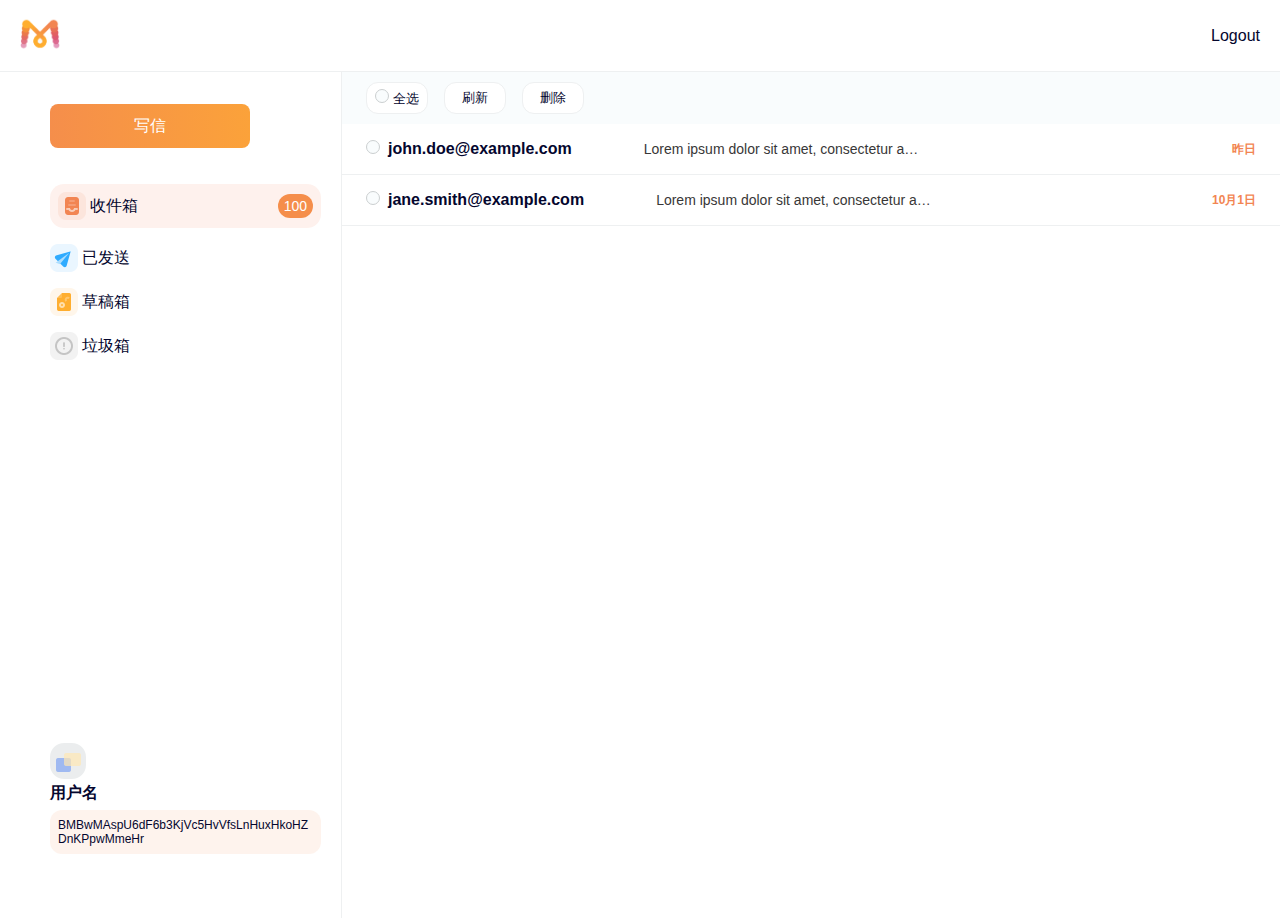
<file: web/bmail/main.html>
<!DOCTYPE html>
<html lang="en">

<head>
    <meta charset="UTF-8">
    <meta name="viewport" content="width=device-width, initial-scale=1.0">
    <title>Email Dashboard</title>
    <style>
        body {
            font-family: Arial, sans-serif;
            background-color: #f4f4f4;
            margin: 0;
            padding: 0;
            display: flex;
            flex-direction: column;
            caret-color: #F28552;
        }

        nav {
            height: 72px;
            background-color: #ffffff;
            display: flex;
            justify-content: space-between;
            align-items: center;
            padding: 0 20px;
            box-sizing: border-box;
            border-bottom: 1px solid #EEF0F1;
        }

        nav img {
            height: 40px;
        }

        .compose-button {
            width: 200px;
            height: 44px;
            background: linear-gradient(to right, #F58E4B, #FBA23A);
            color: #ffffff;
            border: none;
            border-radius: 8px;
            font-size: 16px;
            cursor: pointer;
            margin-bottom: 20px; /* 调整按钮距离上方的间距 */
        }

        nav a {
            color: #04062E;
            text-decoration: none;
            margin-left: 20px;
        }

        .container {
            flex: 1;
            display: flex;
        }

        .sidebar {
            width: 342px; /* 减小侧边栏的宽度 */
            background-color: #ffffff;
            color: #04062E;
            padding: 32px 20px 32px 50px; /* 调整 padding */
            box-sizing: border-box;
            height: 94vh;
            display: flex;
            flex-direction: column;
            border-right: 1px solid #EEF0F1;
        }

        .sidebar ul {
            padding: 0;
            list-style-type: none;
        }

        .sidebar li {
            display: flex;
            align-items: center;
            margin-bottom: 16px;
        }

        li img {
            width: 28px;
            height: 28px;
            margin-right: 4px; /* 调整图标和文本之间的间距 */
        }

        .data-display {
            margin-left: auto; /* 将数据显示元素推送到 <li> 的最右侧 */
            background-color: #F58E4B;
            color: #ffffff;
            padding: 4px 6px;
            border-radius: 12px;
            font-size: 14px;
        }

        .sidebar a {
            font-size: 16px;
            text-decoration: none;
            color: #04062E;
        }

        .user-profile {
            margin-top: auto;
            padding-bottom: 20px;
            text-align: left;
        }

        .user-profile img {
            width: 36px;
            height: 36px;
            margin-bottom: 4px;
            display: block;
        }

        .user-profile p {
            display: block;
            vertical-align: middle;
            margin-top: 6px;
            font-size: 12px;
            color: #04062E;
            font-weight: lighter;
            word-wrap: break-word;
            background-color: rgba(242, 133, 82, 0.1); /* 背景颜色 #F28552 的透明度为 10% */
            border-radius: 12px; /* 圆角为 12px */
            padding: 8px; /* 添加一些内边距，使效果更好看 */
        }

        .user-profile strong {
            margin: 0;
            font-size: 16px;
            font-weight: bold;
            color: #04062E;
        }


        .inbox-container {
            flex: 1;
            width: 80%;
            background-color: white;
            text-align: left;
        }

        .email {
            border-bottom: 1px solid #EEF0F1;
            padding: 16px 24px;
            display: flex;
            align-items: center;
            justify-content: space-between;
        }

        .email:hover {
            background-color: #F3F6F7;
        }

        .timestamp {
            margin-left: auto;
            color: #F28552;
            font-size: 12px;
            font-weight: bold;
            white-space: nowrap;
        }

        .email img {
            width: 28px;
            height: 28px;
            margin-right: 10px;
        }

        .email strong {
            font-size: 16px;
            color: #04062E;
            margin-right: 72px;
            margin-left: 8px;
        }

        .email p {
            color: #383737;
            font-size: 14px;
            overflow: hidden;
            white-space: nowrap;
            text-overflow: ellipsis;
            max-width: 20em; /* 设置最大宽度，相当于10个字符 */
            margin: 0;
        }

        .action-buttons {
            height: 52px;
            background-color: #F9FCFD;
            display: flex;
            align-items: center;
        }

        .action-buttons button {
            height: 32px;
            width: 62px;
            background-color: #ffffff;
            color: #04062E;
            border-radius: 12px;
            border: 1px solid #EEF0F1;
            cursor: pointer;
            margin-right: 16px;

        }

        .action-buttons label {
            display: flex;
            align-items: center;
            margin-left: 24px;
        }


        input[type="checkbox"] {
            appearance: none; /* 隐藏默认的浏览器样式 */
            margin: 0;
            width: 14px; /* 设置宽度 */
            height: 14px; /* 设置高度 */
            border: 1px solid #CBCFD0; /* 边框颜色 */
            border-radius: 50%; /* 圆角100% */
            background-color: #F9FCFD; /* 背景颜色 */
            cursor: pointer;
            position: relative;
        }

        /* 复选框的选中状态样式 */
        input[type="checkbox"]:checked::before {
            content: "\2713"; /* Unicode 编码，表示选中状态的勾号 */
            margin: 0;
            font-size: 12px;
            color: #F28552; /* 勾号颜色 */
            position: absolute;
            top: 50%;
            left: 50%;
            transform: translate(-50%, -50%);
            background-color: rgba(242, 133, 82, 0.2); /* 背景颜色修改为 #F28552 的透明度为 20% */
            border: 1px solid rgba(242, 133, 82, 0.3); /* 边框颜色修改为 #F28552 的透明度为 30% */
            border-radius: 50%;
        }

        .email.read {
            background-color: #ffffff; /* 已读邮件的背景色 */
            font-weight: normal; /* 如果已读邮件需要与未读邮件有不同的字体样式，您可以调整这里 */
        }
        .email.read strong {
            font-weight: normal;
            color: #808080;
            margin-right: 72px;
            margin-left: 8px;
        }

        .email.read .timestamp {
            margin-left: auto;
            color: #808080;
            font-size: 12px;
            font-weight: normal;
            white-space: nowrap;
        }

        .email.read p {
            color: #808080;
            font-size: 14px;
            overflow: hidden;
            white-space: nowrap;
            text-overflow: ellipsis;
            max-width: 20em; /* 设置最大宽度，相当于10个字符 */
            margin: 0;
        }

        .email.read:hover {
            background-color: #F3F6F7;
        }

        .compose-container h2 {
            background-color: rgba(242, 133, 82, 0.2);
            color: #F28552;
            font-size: 16px;
            border-radius: 16px;
            padding: 5px 12px;
        }

        .compose-container button,
        .compose-container h2 {
            display: inline-block;
            margin-top: 12px;
            margin-bottom: 8px; /* 调整按钮和标题之间的垂直间距 */
        }

        .show-compose .inbox-container {
            display: none; /* 隐藏邮件列表页面 */
        }

        .show-compose {
            display: block; /* 显示写信页面 */
        }

        .compose-container button {
            margin-top: 20px;
            margin-right: 6px;
        }

        .container {
            flex: 1;
            display: flex;
            justify-content: flex-start; /* 左对齐 */
        }
        /* 隐藏新邮件容器的样式 */
        .hidden {
            display: none;
        }

        .compose-container textarea {
            width: 97%;
            height: 400px;
            margin-top: 8px;
            padding: 16px;
        }

        .compose-toolbar img{
            margin-right:12px;
            margin-left: 8px;
        }

        .compose-toolbar img:nth-child(2),
        .compose-toolbar img:nth-child(4),
        .compose-toolbar img:nth-child(6) {
            margin-right: 8px; /* 调整这里的间距 */
            content: "";
            display: inline-block;
            border-right: 2px solid #D9D8D8; /* 图标之间的分割线样式 */
            margin-left: 8px; /* 调整分割线与图标之间的间距 */
        }

        .email-details {
            padding: 16px 24px;
        }

        .email-info {
            display: flex;
            justify-content: space-between;
            align-items: center;
            font-size: 14px;
            color: #383737;
        }

        #email-username {
            font-weight: bold;
            margin-right: 6px;
        }

        #email-recipient {
            font-size: 14px;
            color: #808080;
            margin: 0;
        }

        .email-info div {
            display: flex;
            align-items: center;
        }

        #email-username,
        #email-sender,
        #email-date {
            margin-top: 0;
            margin-bottom: 6px;
        }

        .email-details h2{
            display: block;
            font-size: 25px;
            margin-bottom: 8px;
            margin-top: 0;
            font-weight: bold;
        }

        #email-content {
            color: #383737;
            font-size: 14px;
            line-height: 22px;
            margin: 16px 0; /* 可以消除默认的外边距，确保行高和段落之间的间距准确 */
        }

        .email-details button {
            background-color: transparent;
            border: 1px solid #D9D8D8;
            color: #383737;
            border-radius: 16px;
            padding: 8px 16px;
            margin-right: 10px; /* 可以根据需要调整按钮之间的间距 */
            cursor: pointer;
        }

        .email-details button img {
            margin-right: 4px;
        }

        .email-details button:hover {
            background-color: #D9D8D8;
            color: #383737;
        }


    </style>
</head>

<body>
<nav>
    <img src="logo.png" alt="Logo">
    <div>
        <a href="#logout">Logout</a>
    </div>
</nav>

<div class="container">
    <div class="sidebar">
        <button class="compose-button">写信</button>
        <ul>
            <li style="background-color: rgba(242, 122, 82, 0.1); height: 44px; border-radius: 14px; padding:0 8px;">
                <img src="inbox-icon.png" alt=""> <!-- 请替换 "inbox-icon.png" 为您的图标文件 -->
                <a href="#" >收件箱</a>
                <span class="data-display">100</span> <!-- 这里添加一个显示数据的元素 -->
            </li>
            <li>
                <img src="sent-icon.png"> <!-- 请替换 "sent-icon.png" 为您的图标文件 -->
                <a href="#sent">已发送</a>
            </li>
            <li>
                <img src="drafts-icon.png"> <!-- 请替换 "drafts-icon.png" 为您的图标文件 -->
                <a href="#drafts">草稿箱</a>
            </li>
            <li>
                <img src="trash-icon.png"alt=""> <!-- 请替换 "trash-icon.png" 为您的图标文件 -->
                <a href="#trash">垃圾箱</a>
            </li>
        </ul>
        <div class="user-profile">
            <img src="user-avatar.png" alt="">
            <strong>用户名</strong>
            <p>BMBwMAspU6dF6b3KjVc5HvVfsLnHuxHkoHZDnKPpwMmeHr</p>
        </div>
    </div>

    <div class="inbox-container">
        <div class="action-buttons">
            <label for="select-all">
                <button>
                    <input type="checkbox" id="select-all" alt="全选">
                    全选
                </button>
            </label>
            <button onclick="refreshEmails()">刷新</button>
            <button onclick="deleteSelected()">删除</button>
        </div>
        <div class="email-item" onclick="showEmailDetails()">
            <!-- 邮件列表项的内容 -->
            <div class="email">
                <label>
                    <input type="checkbox">
                </label>
                <strong>john.doe@example.com</strong>
                <p>Lorem ipsum dolor sit amet, consectetur adipiscing elit. Nullam vehicula lectus non arcu tempus...</p>
                <span class="timestamp">昨日</span>
            </div>
            <div class="email">
                <label>
                    <input type="checkbox">
                </label>
                <strong>jane.smith@example.com</strong>
                <p>Lorem ipsum dolor sit amet, consectetur adipiscing elit. Nullam vehicula lectus non arcu tempus...</p>
                <span class="timestamp">10月1日</span>
            </div>
        </div>
        <!-- 邮件详情 -->
        <div class="email-details hidden">
            <h2 id="email-title">无主题</h2>
            <div class="email-info">
                <div>
                    <p id="email-username">豆</p>
                    <p id="email-sender">< udou@gmail.com ></p>
                </div>
                <p id="email-date">11月27日</p>
            </div>
            <p id="email-recipient">发送至 918805419@qq.com</p>
            <p id="email-content">温馨提示：自2023/12/02起，你的 50 GB 储存空间方案将以每月 ¥6.00 的价格自动续期，直到你取消为止。你必须在每个续期日期前至少一天降级订阅，以避免收费。你可以使用 iPhone、iPad、Mac 或 PC 进行降级。*
            </p>
            <button onclick="replyToEmail()"><img src="email-reply.png" alt="">回复</button>
            <button onclick="forwardEmail()"><img src="email-forward.png" alt="">转发</button>
        </div>
    </div>
</div>

<script>
    function refreshEmails() {
        // Implement refresh logic here
        alert("Refreshing emails...");
    }

    function deleteSelected() {
        // Implement delete logic here
        alert("Deleting selected emails...");
    }
    // 获取邮件元素
    document.addEventListener('DOMContentLoaded', function() {
        var emailContainer = document.querySelector('.inbox-container');

        emailContainer.addEventListener('click', function(event) {
            var target = event.target;
            if (target.classList.contains('email')) {
                target.classList.add('read');
            }
        });
    });

    // 获取 "写信" 按钮元素
    var composeButton = document.querySelector('.compose-button');

    // 获取模态框元素
    var modal = document.getElementById('myModal');

    // 获取关闭按钮元素（如果需要）
    var closeBtn = document.getElementsByClassName('close')[0];

    // 添加点击事件监听器
    composeButton.addEventListener('click', function() {
        // 显示模态框
        modal.style.display = 'block';
    });

    // 添加关闭按钮点击事件监听器（如果需要）
    closeBtn.addEventListener('click', function() {
        // 隐藏模态框
        modal.style.display = 'none';
    });

    // 添加点击模态框外部区域关闭模态框的逻辑（如果需要）
    window.addEventListener('click', function(event) {
        if (event.target === modal) {
            modal.style.display = 'none';
        }
    });

    //邮件列表显示邮件详情
    function showEmailDetails() {
        // 获取邮件详情的 div 元素
        var emailDetails = document.querySelector('.email-details');

        // 移除 hidden 类，显示邮件详情
        emailDetails.classList.remove('hidden');
    }
    // 获取邮件列表项的包裹元素
    var emailItemContainer = document.querySelector('.email-item');

    // 添加点击事件监听器
    emailItemContainer.addEventListener('click', function() {
        // 调用显示邮件详情的函数
        showEmailDetails();
    });


</script>
</body>

</html>
</file>
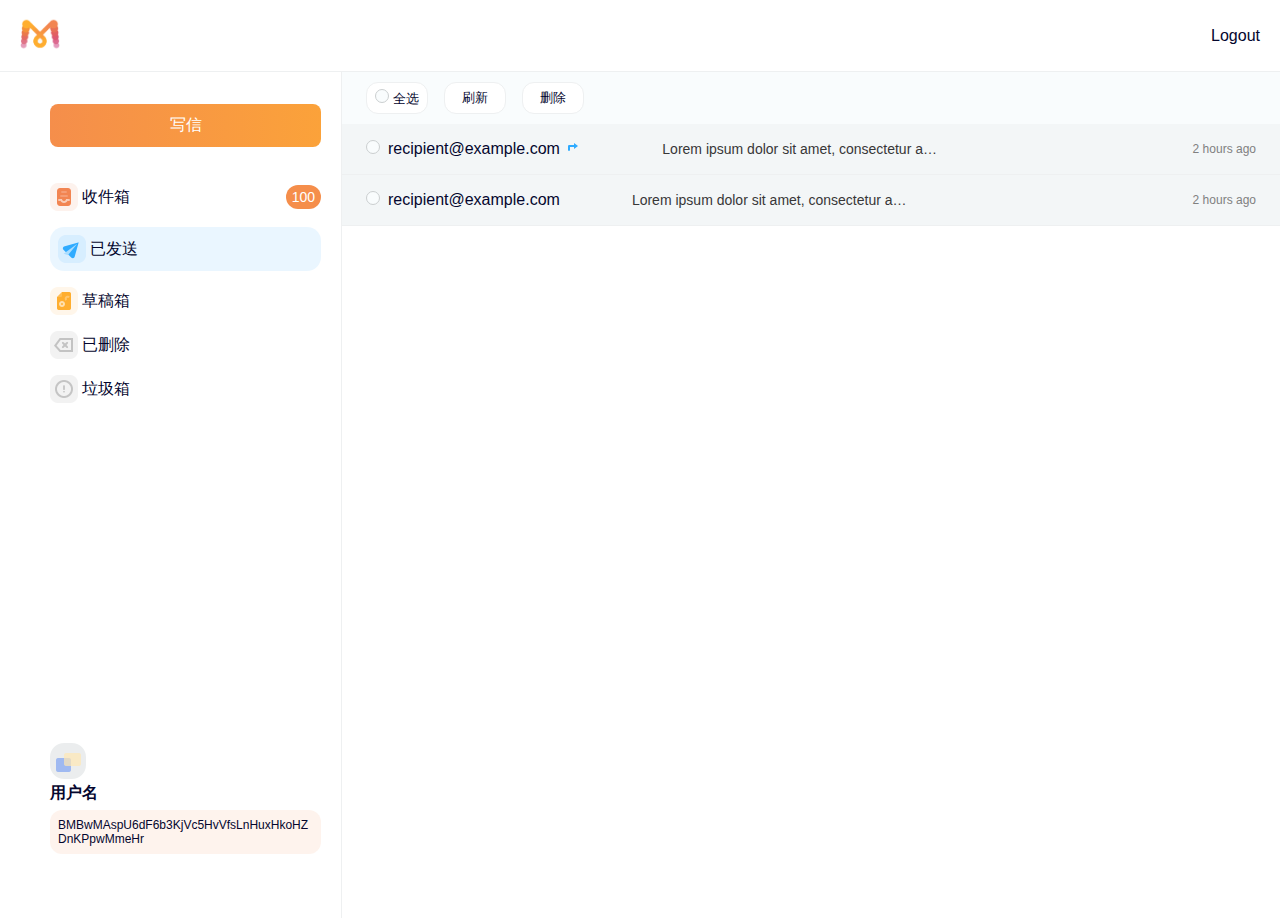
<file: web/bmail/sent.html>
<!DOCTYPE html>
<html lang="en">

<head>
  <meta charset="UTF-8">
  <meta name="viewport" content="width=device-width, initial-scale=1.0">
  <title>Email Dashboard</title>
  <style>
    body {
      font-family: Arial, sans-serif;
      background-color: #f4f4f4;
      margin: 0;
      padding: 0;
      display: flex;
      flex-direction: column;
      caret-color: #F28552;
    }

    nav {
      height: 72px;
      background-color: #ffffff;
      display: flex;
      justify-content: space-between;
      align-items: center;
      padding: 0 20px;
      box-sizing: border-box;
      border-bottom: 1px solid #EEF0F1;
    }

    nav img {
      height: 40px;
    }

    .compose-button {
      background: linear-gradient(to right, #F58E4B, #FBA23A);
      color: #ffffff;
      border: none;
      border-radius: 8px;
      font-size: 16px;
      cursor: pointer;
      margin-bottom: 20px; /* 调整按钮距离上方的间距 */
      padding: 11px;
    }

    nav a {
      color: #04062E;
      text-decoration: none;
      margin-left: 20px;
    }

    .container {
      flex: 1;
      display: flex;
    }

    .sidebar {
      width: 342px; /* 减小侧边栏的宽度 */
      background-color: #ffffff;
      color: #04062E;
      padding: 32px 20px 32px 50px; /* 调整 padding */
      box-sizing: border-box;
      height: 94vh;
      display: flex;
      flex-direction: column;
      border-right: 1px solid #EEF0F1;
    }

    .sidebar ul {
      padding: 0;
      list-style-type: none;
    }

    .sidebar li {
      display: flex;
      align-items: center;
      margin-bottom: 16px;
    }

    li img {
      width: 28px;
      height: 28px;
      margin-right: 4px; /* 调整图标和文本之间的间距 */
    }

    .data-display {
      margin-left: auto; /* 将数据显示元素推送到 <li> 的最右侧 */
      background-color: #F58E4B;
      color: #ffffff;
      padding: 4px 6px;
      border-radius: 12px;
      font-size: 14px;
    }

    .sidebar a {
      font-size: 16px;
      text-decoration: none;
      color: #04062E;
    }

    .user-profile {
      margin-top: auto;
      padding-bottom: 20px;
      text-align: left;
    }

    .user-profile img {
      width: 36px;
      height: 36px;
      margin-bottom: 4px;
      display: block;
    }

    .user-profile p {
      display: block;
      vertical-align: middle;
      margin-top: 6px;
      font-size: 12px;
      color: #04062E;
      font-weight: lighter;
      word-wrap: break-word;
      background-color: rgba(242, 133, 82, 0.1); /* 背景颜色 #F28552 的透明度为 10% */
      border-radius: 12px; /* 圆角为 12px */
      padding: 8px; /* 添加一些内边距，使效果更好看 */
    }

    .user-profile strong {
      margin: 0;
      font-size: 16px;
      font-weight: bold;
      color: #04062E;
    }


    .inbox-container {
      flex: 1;
      width: 80%;
      background-color: white;
      text-align: left;
    }

    .email {
      background-color: #F3F6F7;
      border-bottom: 1px solid #EEF0F1;
      padding: 16px 24px;
      display: flex;
      align-items: center;
      justify-content: space-between;
    }

    .email:hover {
      background-color: #F3F6F7;
    }

    .timestamp {
      margin-left: auto;
      color: #F28552;
      font-size: 12px;
      font-weight: bold;
      white-space: nowrap;
    }

    .email img {
      width: 28px;
      height: 28px;
      margin-right: 10px;
    }

    .email strong {
      font-size: 16px;
      color: #04062E;
      margin-right: 72px;
      margin-left: 8px;
    }

    .email p {
      color: #383737;
      font-size: 14px;
      overflow: hidden;
      white-space: nowrap;
      text-overflow: ellipsis;
      max-width: 20em; /* 设置最大宽度，相当于10个字符 */
      margin: 0;
    }

    .action-buttons {
      height: 52px;
      background-color: #F9FCFD;
      display: flex;
      align-items: center;
    }

    .action-buttons button {
      height: 32px;
      width: 62px;
      background-color: #ffffff;
      color: #04062E;
      border-radius: 12px;
      border: 1px solid #EEF0F1;
      cursor: pointer;
      margin-right: 16px;

    }

    .action-buttons label {
      display: flex;
      align-items: center;
      margin-left: 24px;
    }


    input[type="checkbox"] {
      appearance: none; /* 隐藏默认的浏览器样式 */
      margin: 0;
      width: 14px; /* 设置宽度 */
      height: 14px; /* 设置高度 */
      border: 1px solid #CBCFD0; /* 边框颜色 */
      border-radius: 50%; /* 圆角100% */
      background-color: #F9FCFD; /* 背景颜色 */
      cursor: pointer;
      position: relative;
    }

    /* 复选框的选中状态样式 */
    input[type="checkbox"]:checked::before {
      content: "\2713"; /* Unicode 编码，表示选中状态的勾号 */
      margin: 0;
      font-size: 12px;
      color: #F28552; /* 勾号颜色 */
      position: absolute;
      top: 50%;
      left: 50%;
      transform: translate(-50%, -50%);
      background-color: rgba(242, 133, 82, 0.2); /* 背景颜色修改为 #F28552 的透明度为 20% */
      border: 1px solid rgba(242, 133, 82, 0.3); /* 边框颜色修改为 #F28552 的透明度为 30% */
      border-radius: 50%;
    }

    .email.read {
      background-color: #ffffff; /* 已读邮件的背景色 */
      font-weight: normal; /* 如果已读邮件需要与未读邮件有不同的字体样式，您可以调整这里 */
    }
    .email.read strong {
      font-weight: normal;
      color: #808080;
      margin-right: 72px;
      margin-left: 8px;
    }

    .timestamp {
      color: #808080;
      font-weight:normal;
    }

    .email.read .timestamp {
      margin-left: auto;
      color: #808080;
      font-size: 12px;
      font-weight: normal;
      white-space: nowrap;
    }

    .email.read p {
      color: #808080;
      font-size: 14px;
      overflow: hidden;
      white-space: nowrap;
      text-overflow: ellipsis;
      max-width: 20em; /* 设置最大宽度，相当于10个字符 */
      margin: 0;
    }

    .compose-container h2 {
      background-color: rgba(242, 133, 82, 0.2);
      color: #F28552;
      font-size: 16px;
      border-radius: 16px;
      padding: 5px 12px;
    }

    .compose-container button,
    .compose-container h2 {
      display: inline-block;
      margin-top: 12px;
      margin-bottom: 8px; /* 调整按钮和标题之间的垂直间距 */
    }

    .show-compose .inbox-container {
      display: none; /* 隐藏邮件列表页面 */
    }

    .compose-container button {
      margin-top: 20px;
      margin-right: 6px;
    }

    .container {
      flex: 1;
      display: flex;
      justify-content: flex-start; /* 左对齐 */
    }
    .compose-container textarea {
      width: 97%;
      height: 400px;
      margin-top: 8px;
      padding: 16px;
    }

    .compose-toolbar img{
      margin-right:12px;
      margin-left: 8px;
    }

    .compose-toolbar img:nth-child(2),
    .compose-toolbar img:nth-child(4),
    .compose-toolbar img:nth-child(6) {
      margin-right: 8px; /* 调整这里的间距 */
      content: "";
      display: inline-block;
      border-right: 2px solid #D9D8D8; /* 图标之间的分割线样式 */
      margin-left: 8px; /* 调整分割线与图标之间的间距 */
    }

    .email-info div {
      display: flex;
      align-items: center;
    }

    .email-details h2{
      display: block;
      font-size: 25px;
      margin-bottom: 8px;
      margin-top: 0;
      font-weight: bold;
    }

    .email-details button {
      background-color: transparent;
      border: 1px solid #D9D8D8;
      color: #383737;
      border-radius: 16px;
      padding: 8px 16px;
      margin-right: 10px; /* 可以根据需要调整按钮之间的间距 */
      cursor: pointer;
    }

    .email-details button img {
      margin-right: 4px;
    }

    .email-details button:hover {
      background-color: #D9D8D8;
      color: #383737;
    }


  </style>
</head>

<body>
<nav>
  <img src="logo.png" alt="Logo">
  <div>
    <a href="#logout">Logout</a>
  </div>
</nav>

<div class="container">
  <div class="sidebar">
    <button class="compose-button">写信</button>
    <ul>
      <li>
        <img src="inbox-icon.png" alt=""> <!-- 请替换 "inbox-icon.png" 为您的图标文件 -->
        <a href="#" >收件箱</a>
        <span class="data-display">100</span> <!-- 这里添加一个显示数据的元素 -->
      </li>
      <li style="background-color: rgba(47, 171, 255, 0.1); height: 44px; border-radius: 14px; padding-left:8px; ">
        <img src="sent-icon.png"> <!-- 请替换 "sent-icon.png" 为您的图标文件 -->
        <a href="#sent">已发送</a>
      </li>
      <li>
        <img src="drafts-icon.png"> <!-- 请替换 "drafts-icon.png" 为您的图标文件 -->
        <a href="#drafts">草稿箱</a>
      </li>
      <li id="deletedButton">
        <img src="deleted-icon.png">
        <a href="#deleted">已删除</a>
      </li>
      <li>
        <img src="trash-icon.png"alt=""> <!-- 请替换 "trash-icon.png" 为您的图标文件 -->
        <a href="#trash">垃圾箱</a>
      </li>
    </ul>
    <div class="user-profile">
      <img src="user-avatar.png" alt="">
      <strong>用户名</strong>
      <p>BMBwMAspU6dF6b3KjVc5HvVfsLnHuxHkoHZDnKPpwMmeHr</p>
    </div>
  </div>
  <div class="inbox-container">
    <div class="action-buttons">
      <label for="select-all">
        <button>
          <input type="checkbox" id="select-all" alt="全选">
          全选
        </button>
      </label>
      <button onclick="refreshEmails()">刷新</button>
      <button onclick="deleteSelected()">删除</button>
    </div>
      <!-- Sent emails -->
    <div class="email-item sent-emails" >
      <!-- Your sent email items content goes here -->
      <div class="email" onclick="showSentEmailDetails()">
        <label>
          <input type="checkbox">
        </label>
        <strong style="font-weight: normal">recipient@example.com
        <img src="Forward-icon.png" alt="Forward Icon" style="margin-left:2px; width: 14px; height: 14px;">
        </strong>
        <p>Lorem ipsum dolor sit amet, consectetur adipiscing elit...</p>
        <span class="timestamp">2 hours ago</span>
      </div>
    </div>
    <div class="email-item sent-emails" >
      <!-- Your sent email items content goes here -->
      <div class="email" onclick="showSentEmailDetails()">
        <label>
          <input type="checkbox">
        </label>
        <strong style="font-weight: normal">recipient@example.com</strong>
        <p>Lorem ipsum dolor sit amet, consectetur adipiscing elit...</p>
        <span class="timestamp">2 hours ago</span>
      </div>
    </div>
  </div>

<script>

</script>
</body>
</html>
</file>
